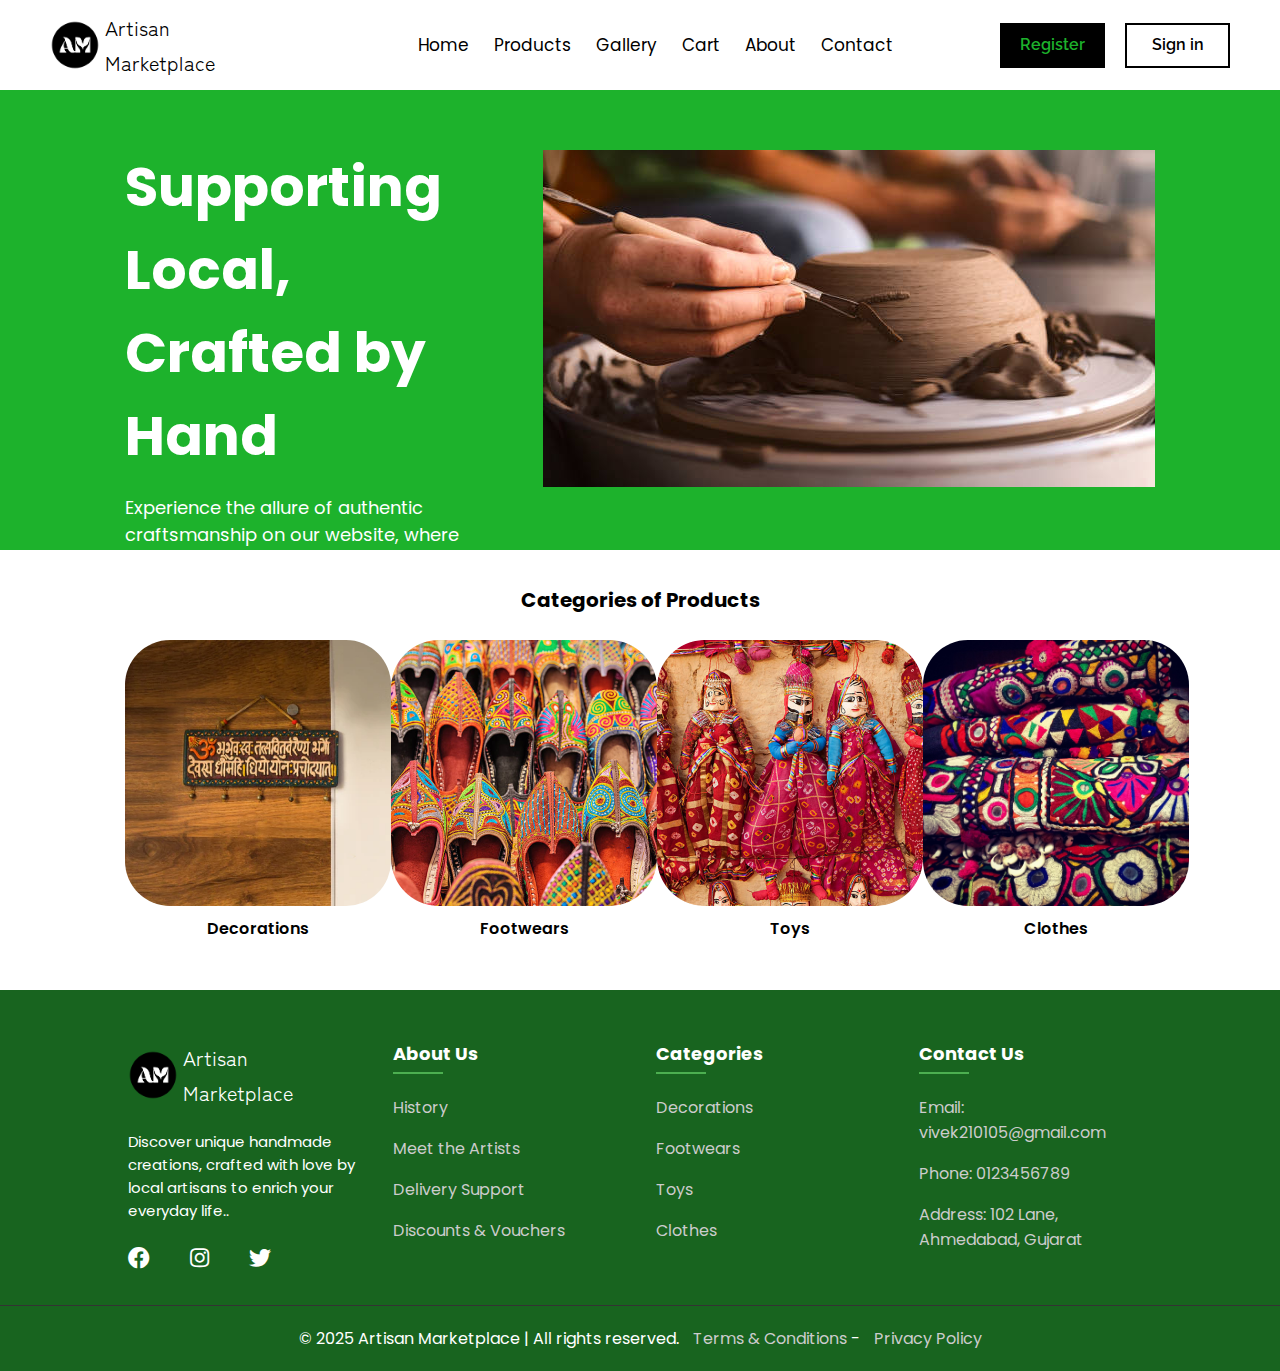
<file: index.html>
<!DOCTYPE html>
<html lang="en">
<head>
    <meta charset="UTF-8">
    <meta name="viewport" content="width=device-width, initial-scale=1.0">
    <title>Home - Artisan Marketplace</title>
    <link rel="stylesheet" href="style.css">
    <link rel="icon" href="images/favicon.png">
    <link
    rel="stylesheet"
      href="https://fonts.googleapis.com/css2?family=Zen Kaku Gothic Antique:wght@300;400;500;700;900&display=swap"
      />
      <link
      rel="stylesheet"
      href="https://fonts.googleapis.com/css2?family=Questrial:wght@400&display=swap"
      />
      <link
      rel="stylesheet"
      href="https://fonts.googleapis.com/css2?family=Poppins:wght@300;400;500;600;700;800&display=swap"
      />
      <link
      rel="stylesheet"
      href="https://fonts.googleapis.com/css2?family=Raleway:wght@600&display=swap"
      />
      <link
      rel="stylesheet"
      href="https://fonts.googleapis.com/css2?family=Inter:wght@200;700&display=swap"
      />
      <link href="https://cdnjs.cloudflare.com/ajax/libs/font-awesome/5.15.4/css/all.min.css" rel="stylesheet">
</head>
<body>
    <nav class="nav-bar">
        <div class="logo">
            <img src="images/A-M_Logo.png"  alt="">
            <div class="logo-text">Artisan Marketplace</div>
        </div>
        <div class="nav-links">
            <div class="home"><a href="#">Home</a></div>
            <div class="products"><a href="products.html">Products</a></div>
            <div class="gallery"><a href="gallery.html">Gallery</a></div>
            <div class="cart"><a href="cart.html">Cart</a></div>
            <div class="about"><a href="about.html">About</a></div>
            <div class="contact"><a href="contact.html">Contact</a></div>
        </div>
        <div class="buttons">
                <a href="sign-up.html"><button class="register-btn">Register</button></a>
                <a href="sign-in.html"><button class="sign-in-btn">Sign in</button></a>
        </div>
    </nav>
    
    <section class="hero-section">
        <div class="left">
            <div class="tagline">Supporting Local,<br> Crafted by Hand</div>
            <div class="description">Experience the allure of authentic craftsmanship on our website, where
                you can browse and purchase exquisite handmade products curated by local
                artisans.</div>
            <a href="products.html"><button class="explore-btn">Explore Products</button></a>
        </div>
        <div class="right">
            <img src="images/hero-img.png" alt="">
        </div>
    </section>
    <section class="category">
        <div class="category-heading">Categories of Products</div>
        <div class="category-items">
            <div class="category-block">
                <div class="category-img">
                    <img src="images/decoration.png" alt="">
                </div>
                <div class="category-name">Decorations</div>
            </div>
            <div class="category-block">
                <div class="category-img">
                    <img src="images/footwears.png" alt="">
                </div>
                <div class="category-name">Footwears</div>
            </div>
            <div class="category-block">
                <div class="category-img">
                    <img src="images/toys.png" alt="">
                </div>
                <div class="category-name">Toys</div>
            </div>
            <div class="category-block">
                <div class="category-img">
                    <img src="images/clothes-category.jpg" alt="">
                </div>
                <div class="category-name">Clothes</div>
            </div>
        </div>

    </section>

    <footer class="footer">
        <div class="footer-container">
          <div class="footer-logo">
            <div class="f-logo">
                <img src="images/A-M_Logo.png"  alt="">
                <div class="logo-text">Artisan Marketplace</div>
            </div>
            <p>Discover unique handmade creations, crafted with love by local artisans to enrich your everyday life..</p>
            <div class="social-icons">
              <a href="#"><i class="fab fa-facebook"></i></a>
              <a href="#"><i class="fab fa-instagram"></i></a>
              <a href="#"><i class="fab fa-twitter"></i></a>
            </div>
          </div>
      
          <div class="footer-links">
            <h4>About Us</h4>
            <ul>
              <li><a href="#">History</a></li>
              <li><a href="#">Meet the Artists</a></li>
              <li><a href="#">Delivery Support</a></li>
              <li><a href="#">Discounts & Vouchers</a></li>
            </ul>
          </div>
      
          <div class="footer-links">
            <h4>Categories</h4>
            <ul>
              <li><a href="#">Decorations</a></li>
              <li><a href="#">Footwears</a></li>
              <li><a href="#">Toys</a></li>
              <li><a href="#">Clothes</a></li>
            </ul>
          </div>
      
          <div class="footer-contact">
            <h4>Contact Us</h4>
            <ul>
              <li>Email: vivek210105@gmail.com</li>
              <li>Phone: 0123456789</li>
              <li>Address: 102 Lane, Ahmedabad, Gujarat</li>
            </ul>
          </div>
        </div>
      
        <div class="footer-bottom">
          &copy; 2025 Artisan Marketplace | All rights reserved.
          <a href="#">Terms & Conditions</a> - <a href="#">Privacy Policy</a>
        </div>
    </footer>

</body>
</html>
</file>
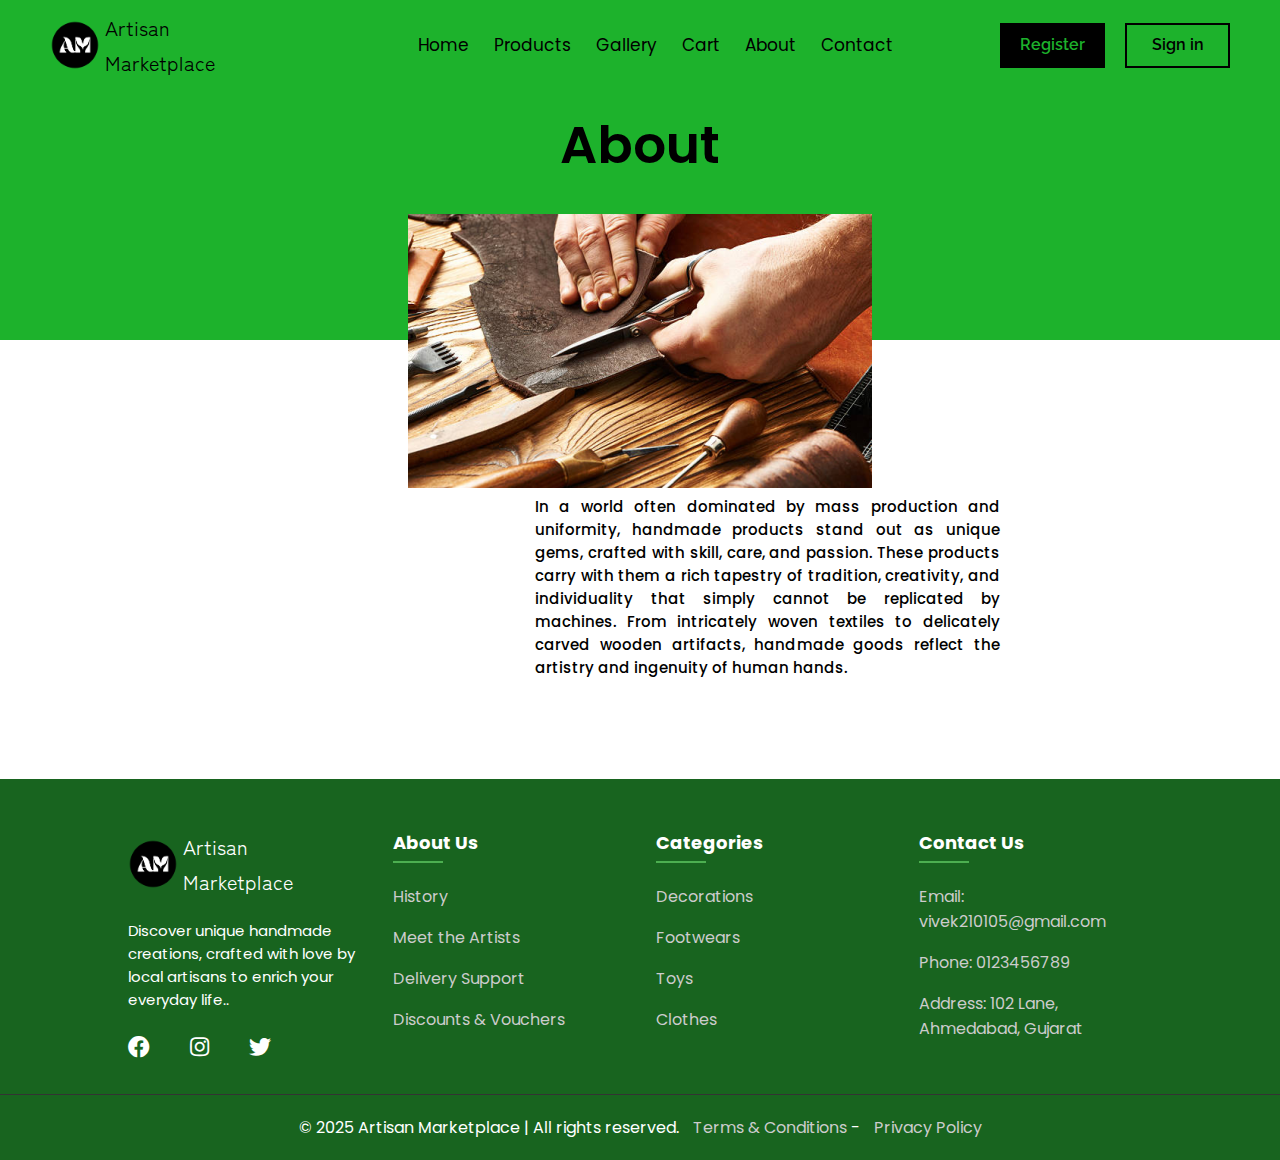
<file: about.html>
<!DOCTYPE html>
<html lang="en">
<head>
    <meta charset="UTF-8">
    <meta name="viewport" content="width=device-width, initial-scale=1.0">
    <title>About - Artisan Marketplace</title>
    <link rel="stylesheet" href="about.css">
    <link rel="icon" href="images/favicon.png">
    <link rel="stylesheet"
        href="https://fonts.googleapis.com/css2?family=Zen Kaku Gothic Antique:wght@300;400;500;700;900&display=swap" />
    <link rel="stylesheet" href="https://fonts.googleapis.com/css2?family=Questrial:wght@400&display=swap" />
    <link rel="stylesheet"
        href="https://fonts.googleapis.com/css2?family=Poppins:wght@300;400;500;600;700;800&display=swap" />
    <link rel="stylesheet" href="https://fonts.googleapis.com/css2?family=Raleway:wght@600&display=swap" />
    <link rel="stylesheet" href="https://fonts.googleapis.com/css2?family=Inter:wght@200;700&display=swap" />
    <link href="https://cdnjs.cloudflare.com/ajax/libs/font-awesome/5.15.4/css/all.min.css" rel="stylesheet">
</head>
<body>
    <nav class="nav-bar">
        <div class="logo">
            <img src="images/A-M_Logo.png"  alt="">
            <div class="logo-text">Artisan Marketplace</div>
        </div>
        <div class="nav-links">
            <div class="home"><a href="index.html">Home</a></div>
            <div class="products"><a href="products.html">Products</a></div>
            <div class="gallery"><a href="gallery.html">Gallery</a></div>
            <div class="cart"><a href="cart.html">Cart</a></div>
            <div class="about"><a href="#">About</a></div>
            <div class="contact"><a href="contact.html">Contact</a></div>
        </div>
        <div class="buttons">
            <a href="sign-up.html"><button class="register-btn">Register</button></a>
            <a href="sign-in.html"><button class="sign-in-btn">Sign in</button></a>
        </div>
    </nav>

    <section class="about">
        <div class="about-div">
            <div class="about-heading">About</div>
            <div class="about-img">
                <img src="images/about-img.png" alt="">
            </div>
        </div>
        <div class="about-content">In a world often dominated by mass production and uniformity, handmade
            products stand out as unique gems, crafted with skill, care, and
            passion. These products carry with them a rich tapestry of tradition,
            creativity, and individuality that simply cannot be replicated by
            machines. From intricately woven textiles to delicately carved wooden
            artifacts, handmade goods reflect the artistry and ingenuity of human
            hands.</div>
    </section>

    <footer class="footer">
        <div class="footer-container">
          <div class="footer-logo">
            <div class="f-logo">
                <img src="images/A-M_Logo.png"  alt="">
                <div class="logo-text">Artisan Marketplace</div>
            </div>
            <p>Discover unique handmade creations, crafted with love by local artisans to enrich your everyday life..</p>
            <div class="social-icons">
              <a href="#"><i class="fab fa-facebook"></i></a>
              <a href="#"><i class="fab fa-instagram"></i></a>
              <a href="#"><i class="fab fa-twitter"></i></a>
            </div>
          </div>
      
          <div class="footer-links">
            <h4>About Us</h4>
            <ul>
              <li><a href="#">History</a></li>
              <li><a href="#">Meet the Artists</a></li>
              <li><a href="#">Delivery Support</a></li>
              <li><a href="#">Discounts & Vouchers</a></li>
            </ul>
          </div>
      
          <div class="footer-links">
            <h4>Categories</h4>
            <ul>
              <li><a href="#">Decorations</a></li>
              <li><a href="#">Footwears</a></li>
              <li><a href="#">Toys</a></li>
              <li><a href="#">Clothes</a></li>
            </ul>
          </div>
      
          <div class="footer-contact">
            <h4>Contact Us</h4>
            <ul>
              <li>Email: vivek210105@gmail.com</li>
              <li>Phone: 0123456789</li>
              <li>Address: 102 Lane, Ahmedabad, Gujarat</li>
            </ul>
          </div>
        </div>
      
        <div class="footer-bottom">
          &copy; 2025 Artisan Marketplace | All rights reserved.
          <a href="#">Terms & Conditions</a> - <a href="#">Privacy Policy</a>
        </div>
    </footer>

</body>
</html>
</file>
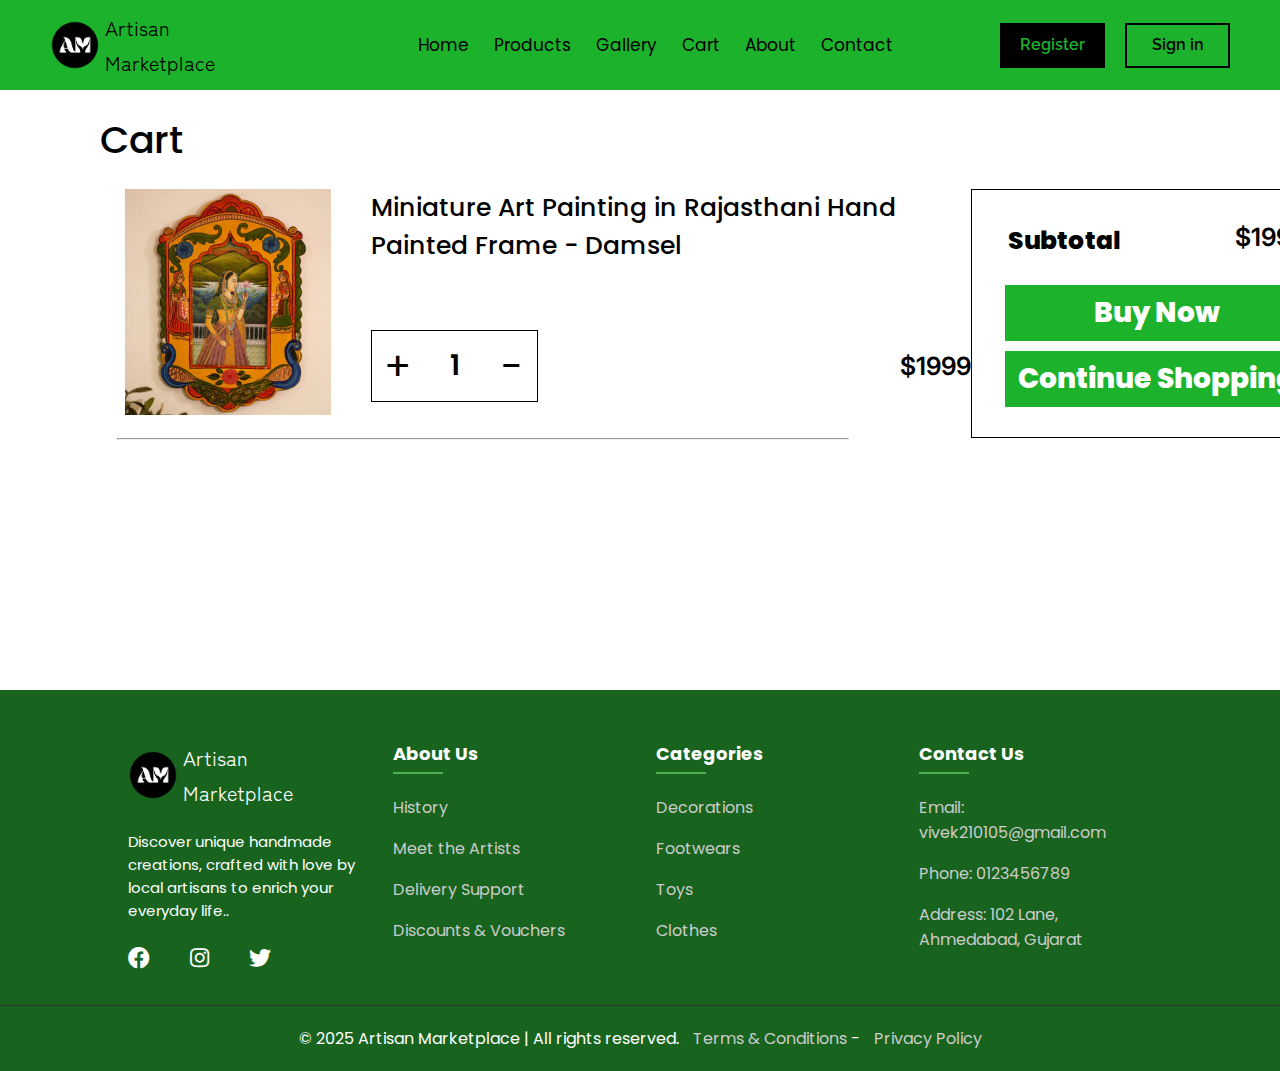
<file: cart.html>
<!DOCTYPE html>
<html lang="en">
<head>
    <meta charset="UTF-8">
    <meta name="viewport" content="width=device-width, initial-scale=1.0">
    <title>Cart - Artisan Marketplace</title>
    <link rel="stylesheet" href="cart.css">
    <link rel="icon" href="images/favicon.png">
    <link rel="stylesheet"
        href="https://fonts.googleapis.com/css2?family=Zen Kaku Gothic Antique:wght@300;400;500;700;900&display=swap" />
    <link rel="stylesheet" href="https://fonts.googleapis.com/css2?family=Questrial:wght@400&display=swap" />
    <link rel="stylesheet"
        href="https://fonts.googleapis.com/css2?family=Poppins:wght@300;400;500;600;700;800&display=swap" />
    <link rel="stylesheet" href="https://fonts.googleapis.com/css2?family=Raleway:wght@600&display=swap" />
    <link rel="stylesheet" href="https://fonts.googleapis.com/css2?family=Inter:wght@200;700&display=swap" />
    <link href="https://cdnjs.cloudflare.com/ajax/libs/font-awesome/5.15.4/css/all.min.css" rel="stylesheet">
</head>
<body>
    <nav class="nav-bar">
        <div class="logo">
            <img src="images/A-M_Logo.png"  alt="">
            <div class="logo-text">Artisan Marketplace</div>
        </div>
        <div class="nav-links">
            <div class="home"><a href="index.html">Home</a></div>
            <div class="products"><a href="products.html">Products</a></div>
            <div class="gallery"><a href="gallery.html">Gallery</a></div>
            <div class="cart"><a href="#">Cart</a></div>
            <div class="about"><a href="about.html">About</a></div>
            <div class="contact"><a href="contact.html">Contact</a></div>
        </div>
        <div class="buttons">
            <a href="sign-up.html"><button class="register-btn">Register</button></a>
            <a href="sign-in.html"><button class="sign-in-btn">Sign in</button></a>
        </div>
    </nav>

    <section class="cart">
        <div class="cart-heading">Cart</div>

        <div class="cart-items">
            <div class="left-cart">
                <div class="cart-img">
                    <img src="images/queen-paint.png" alt="">
                </div>
                <div class="cart-description">
                    <div class="cart-item-name">
                        Miniature Art Painting in Rajasthani Hand<br> Painted Frame - Damsel
                    </div>
                    <div class="quantity-price">
                        <div class="quantity">
                            <button class="qtn-btn">+</button>
                            <div>1</div>
                            <button class="qtn-btn">-</button>

                        </div>
                        <div class="cart-price">
                            $1999
                        </div>
                    </div>
                </div>
            </div>
            <div class="cart-right">
                <div class="cart-box">
                    <div class="cart-box-items">
                        <div class="sub-total">
                            <div class="subtotal-txt">Subtotal</div>
                            <div class="cart-price">
                                $1999
                            </div>
                        </div>
                        <div class="cart-btns">
                            <a href="index.html"><button class="buy-now">Buy Now</button></a>
                            <a href="products.html"><button class="continue-shop">Continue Shopping</button></a>
                        </div>
                    </div>
                </div>
            </div>
        </div>
        <hr style="width: 57%;margin-left: 117px;">
    </section>

    <footer class="footer">
        <div class="footer-container">
          <div class="footer-logo">
            <div class="f-logo">
                <img src="images/A-M_Logo.png"  alt="">
                <div class="logo-text">Artisan Marketplace</div>
            </div>
            <p>Discover unique handmade creations, crafted with love by local artisans to enrich your everyday life..</p>
            <div class="social-icons">
              <a href="#"><i class="fab fa-facebook"></i></a>
              <a href="#"><i class="fab fa-instagram"></i></a>
              <a href="#"><i class="fab fa-twitter"></i></a>
            </div>
          </div>
      
          <div class="footer-links">
            <h4>About Us</h4>
            <ul>
              <li><a href="#">History</a></li>
              <li><a href="#">Meet the Artists</a></li>
              <li><a href="#">Delivery Support</a></li>
              <li><a href="#">Discounts & Vouchers</a></li>
            </ul>
          </div>
      
          <div class="footer-links">
            <h4>Categories</h4>
            <ul>
              <li><a href="#">Decorations</a></li>
              <li><a href="#">Footwears</a></li>
              <li><a href="#">Toys</a></li>
              <li><a href="#">Clothes</a></li>
            </ul>
          </div>
      
          <div class="footer-contact">
            <h4>Contact Us</h4>
            <ul>
              <li>Email: vivek210105@gmail.com</li>
              <li>Phone: 0123456789</li>
              <li>Address: 102 Lane, Ahmedabad, Gujarat</li>
            </ul>
          </div>
        </div>
      
        <div class="footer-bottom">
          &copy; 2025 Artisan Marketplace | All rights reserved.
          <a href="#">Terms & Conditions</a> - <a href="#">Privacy Policy</a>
        </div>
    </footer>

</body>
</html>
</file>
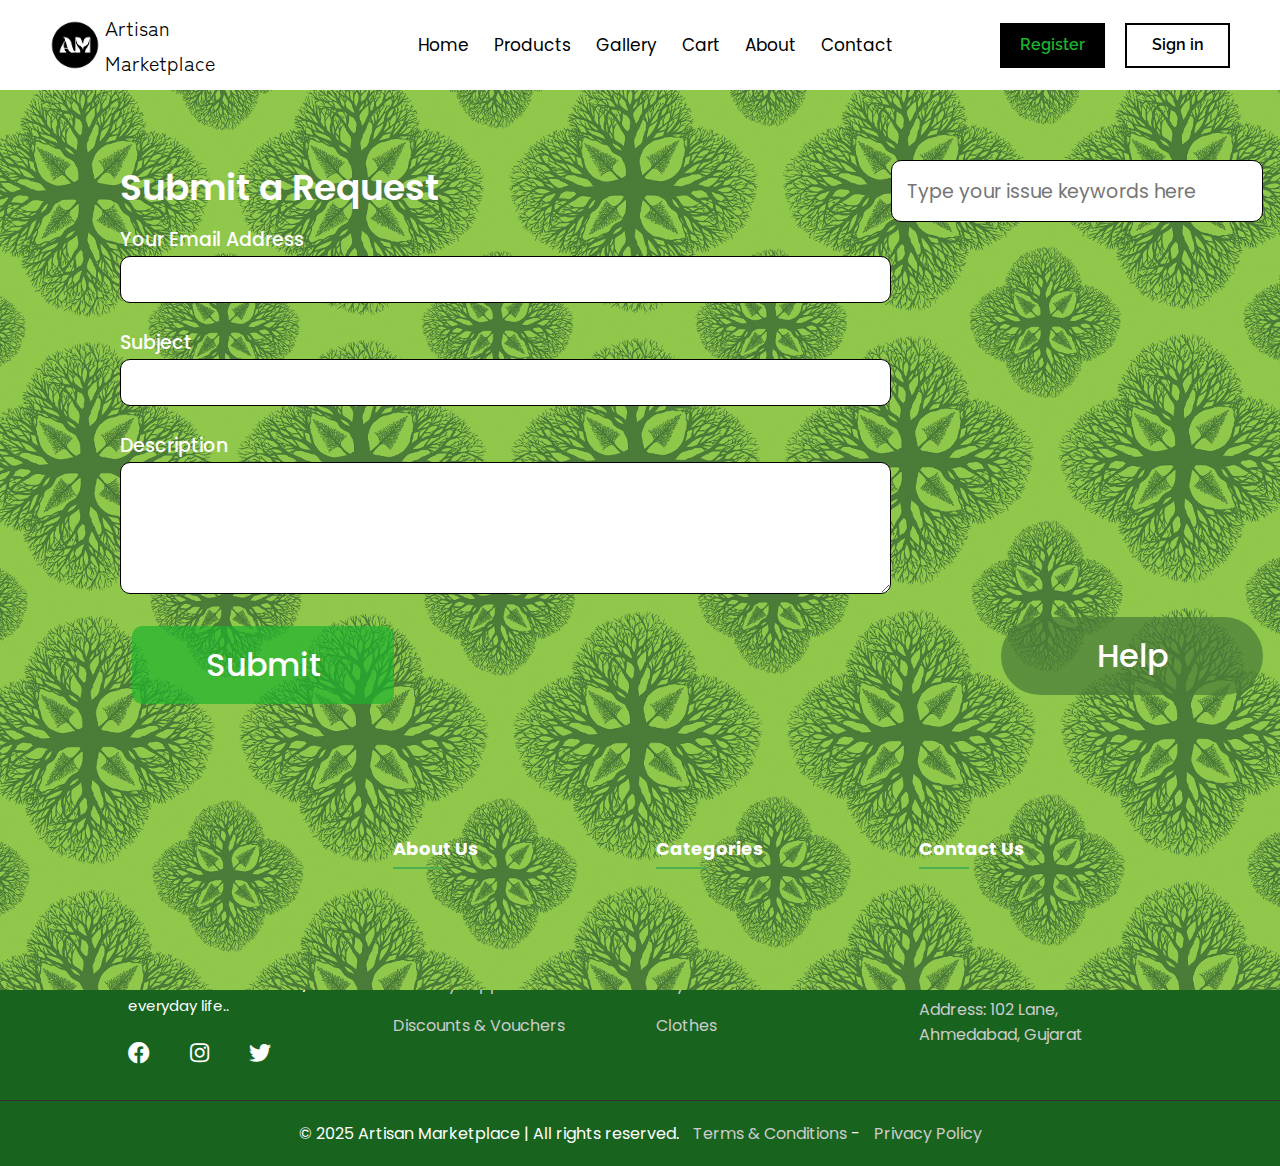
<file: contact.html>
<!DOCTYPE html>
<html lang="en">
<head>
    <meta charset="UTF-8">
    <meta name="viewport" content="width=device-width, initial-scale=1.0">
    <title>Contact - Artisan Marketplace</title>
    <link rel="stylesheet" href="contact.css">
    <link rel="icon" href="images/favicon.png">
    <link
    rel="stylesheet"
      href="https://fonts.googleapis.com/css2?family=Zen Kaku Gothic Antique:wght@300;400;500;700;900&display=swap"
      />
      <link
      rel="stylesheet"
      href="https://fonts.googleapis.com/css2?family=Questrial:wght@400&display=swap"
      />
      <link
      rel="stylesheet"
      href="https://fonts.googleapis.com/css2?family=Poppins:wght@300;400;500;600;700;800&display=swap"
      />
      <link
      rel="stylesheet"
      href="https://fonts.googleapis.com/css2?family=Raleway:wght@600&display=swap"
      />
      <link
      rel="stylesheet"
      href="https://fonts.googleapis.com/css2?family=Inter:wght@200;700&display=swap"
      />
      <link href="https://cdnjs.cloudflare.com/ajax/libs/font-awesome/5.15.4/css/all.min.css" rel="stylesheet">
</head>
<body>
    <nav class="nav-bar">
        <div class="logo">
            <img src="images/A-M_Logo.png"  alt="">
            <div class="logo-text">Artisan Marketplace</div>
        </div>
        <div class="nav-links">
            <div class="home"><a href="index.html">Home</a></div>
            <div class="products"><a href="products.html">Products</a></div>
            <div class="gallery"><a href="gallery.html">Gallery</a></div>
            <div class="cart"><a href="cart.html">Cart</a></div>
            <div class="about"><a href="about.html">About</a></div>
            <div class="contact"><a href="#">Contact</a></div>
        </div>
        <div class="buttons">
            <a href="sign-up.html"><button class="register-btn">Register</button></a>
            <a href="sign-in.html"><button class="sign-in-btn">Sign in</button></a>
        </div>
    </nav>

    <section class="contact-section">
        <div class="green-background">
            <div class="left-contact">
                <div class="contact-heading">Submit a Request</div>
                <form action="">
                    <label class="label-tag">Your Email Address</label>
                    <input type="email" class="input-tag">
                    <label class="label-tag">Subject</label>
                    <input type="text" class="input-tag">
                    <label class="label-tag">Description</label>
                    <textarea name="description" id="" class="txtarea-tag"></textarea>
                    <button class="submit-btn">Submit</button>
                </form>
            </div>
            <div class="right-contact">
                <form action="">
                    <input type="text" class="issue-input" placeholder="Type your issue keywords here">
                    <button class="help-btn">Help</button>
                </form>
                
            </div>
        </div>
    </section>
        
    <footer class="footer">
        <div class="footer-container">
          <div class="footer-logo">
            <div class="f-logo">
                <img src="images/A-M_Logo.png"  alt="">
                <div class="logo-text">Artisan Marketplace</div>
            </div>
            <p>Discover unique handmade creations, crafted with love by local artisans to enrich your everyday life..</p>
            <div class="social-icons">
              <a href="#"><i class="fab fa-facebook"></i></a>
              <a href="#"><i class="fab fa-instagram"></i></a>
              <a href="#"><i class="fab fa-twitter"></i></a>
            </div>
          </div>
      
          <div class="footer-links">
            <h4>About Us</h4>
            <ul>
              <li><a href="#">History</a></li>
              <li><a href="#">Meet the Artists</a></li>
              <li><a href="#">Delivery Support</a></li>
              <li><a href="#">Discounts & Vouchers</a></li>
            </ul>
          </div>
      
          <div class="footer-links">
            <h4>Categories</h4>
            <ul>
              <li><a href="#">Decorations</a></li>
              <li><a href="#">Footwears</a></li>
              <li><a href="#">Toys</a></li>
              <li><a href="#">Clothes</a></li>
            </ul>
          </div>
      
          <div class="footer-contact">
            <h4>Contact Us</h4>
            <ul>
              <li>Email: vivek210105@gmail.com</li>
              <li>Phone: 0123456789</li>
              <li>Address: 102 Lane, Ahmedabad, Gujarat</li>
            </ul>
          </div>
        </div>
      
        <div class="footer-bottom">
          &copy; 2025 Artisan Marketplace | All rights reserved.
          <a href="#">Terms & Conditions</a> - <a href="#">Privacy Policy</a>
        </div>
    </footer>


</body>
</html>
</file>
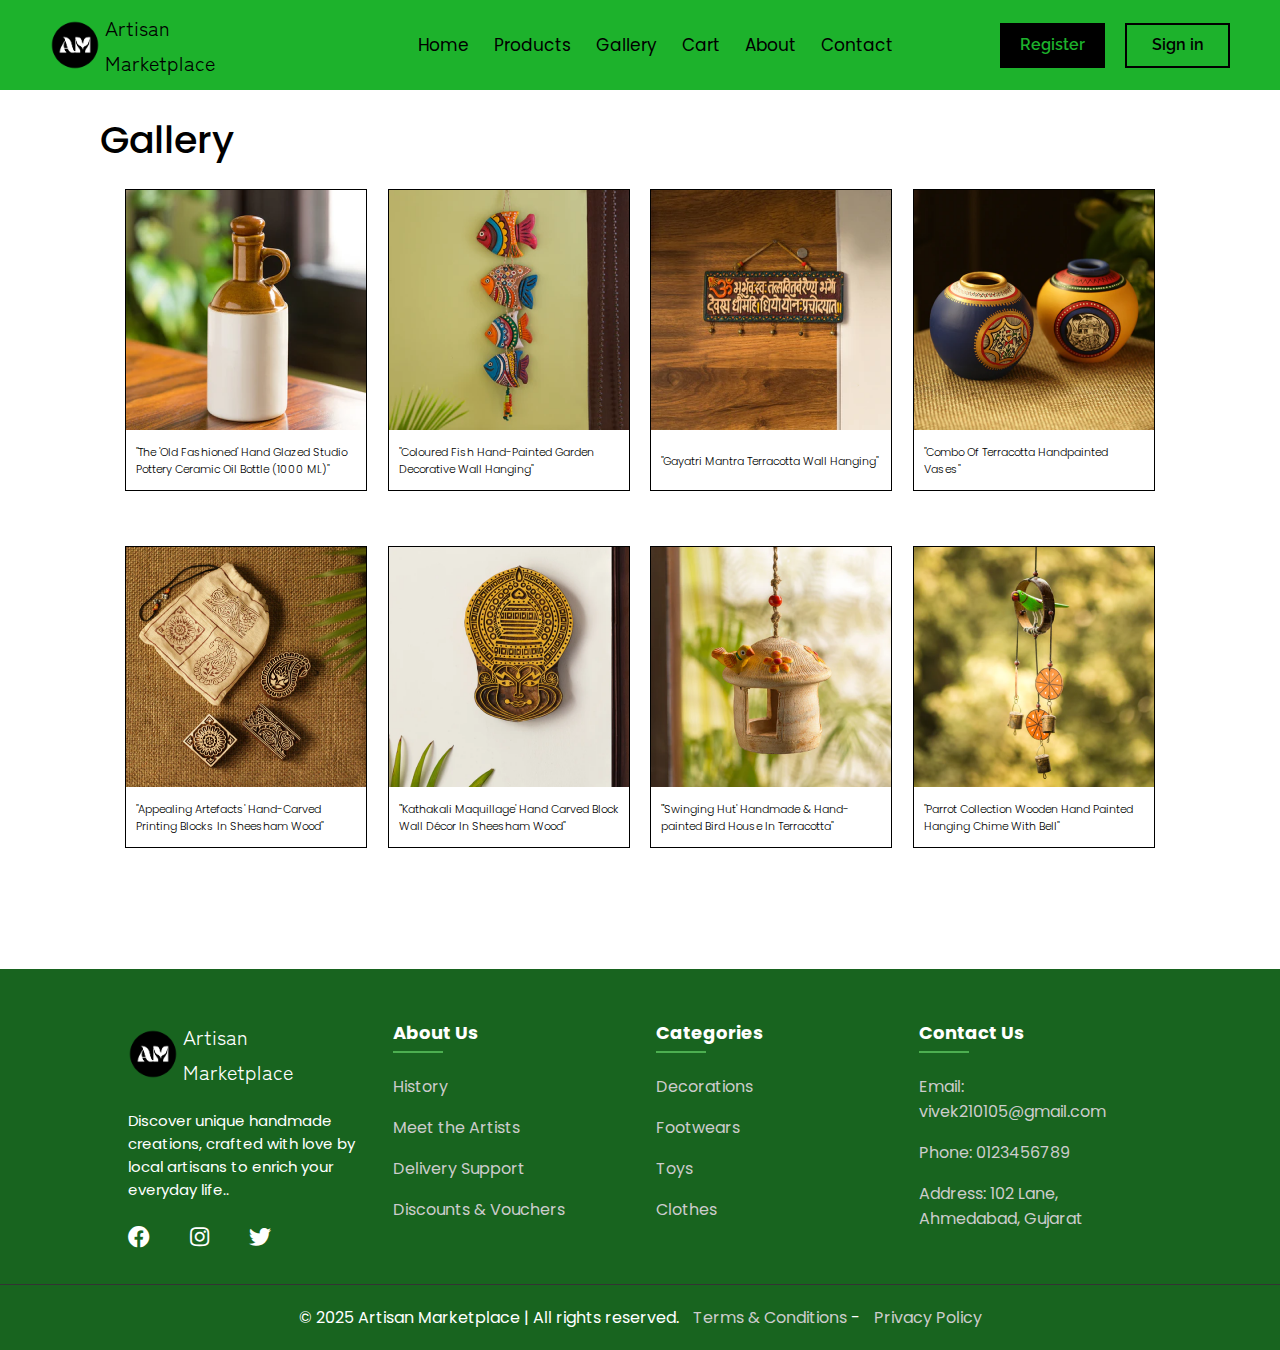
<file: gallery.html>
<!DOCTYPE html>
<html lang="en">

<head>
    <meta charset="UTF-8">
    <meta name="viewport" content="width=device-width, initial-scale=1.0">
    <title>Gallery - Artisan Marketplace</title>
    <link rel="stylesheet" href="gallery.css">
    <link rel="icon" href="images/favicon.png">
    <link rel="stylesheet"
        href="https://fonts.googleapis.com/css2?family=Zen Kaku Gothic Antique:wght@300;400;500;700;900&display=swap" />
    <link rel="stylesheet" href="https://fonts.googleapis.com/css2?family=Questrial:wght@400&display=swap" />
    <link rel="stylesheet"
        href="https://fonts.googleapis.com/css2?family=Poppins:wght@300;400;500;600;700;800&display=swap" />
    <link rel="stylesheet" href="https://fonts.googleapis.com/css2?family=Raleway:wght@600&display=swap" />
    <link rel="stylesheet" href="https://fonts.googleapis.com/css2?family=Inter:wght@200;700&display=swap" />
    <link href="https://cdnjs.cloudflare.com/ajax/libs/font-awesome/5.15.4/css/all.min.css" rel="stylesheet">
</head>

<body>
    <nav class="nav-bar">
        <div class="logo">
            <img src="images/A-M_Logo.png"  alt="">
            <div class="logo-text">Artisan Marketplace</div>
        </div>
        <div class="nav-links">
            <div class="home"><a href="index.html">Home</a></div>
            <div class="products"><a href="products.html">Products</a></div>
            <div class="gallery"><a href="#">Gallery</a></div>
            <div class="cart"><a href="cart.html">Cart</a></div>
            <div class="about"><a href="about.html">About</a></div>
            <div class="contact"><a href="contact.html">Contact</a></div>
        </div>
        <div class="buttons">
            <a href="sign-up.html"><button class="register-btn">Register</button></a>
            <a href="sign-in.html"><button class="sign-in-btn">Sign in</button></a>
        </div>
    </nav>

    <section class="products">
        <div class="products-heading">Gallery</div>

        <div class="product-items">
            <div class="product-row">
                <div class="product-block">
                    <div class="product-img">
                        <img src="images/oil-bottle.png" alt="">
                    </div>
                    <div class="product-description">
                        <div class="product-name">"The 'Old Fashioned' Hand Glazed Studio Pottery Ceramic Oil Bottle
                            (1000 ML)"</div>
                    </div>
                </div>
                <div class="product-block">
                    <div class="product-img">
                        <img src="images/products-2.png" alt="">
                    </div>
                    <div class="product-description">
                        <div class="product-name">"Coloured Fish Hand-Painted Garden Decorative Wall Hanging"</div>

                    </div>

                </div>
                <div class="product-block">
                    <div class="product-img">
                        <img src="images/decoration.png" alt="">
                    </div>
                    <div class="product-description">
                        <div class="product-name">"Gayatri Mantra Terracotta Wall Hanging"</div>

                    </div>

                </div>
                <div class="product-block">
                    <div class="product-img">
                        <img src="images/product-4.png" alt="">
                    </div>
                    <div class="product-description">
                        <div class="product-name">"Combo Of Terracotta Handpainted Vases"</div>

                    </div>

                </div>
            </div>
            <div class="product-row">
                <div class="product-block">
                    <div class="product-img">
                        <img src="images/product-5.png" alt="">
                    </div>
                    <div class="product-description">
                        <div class="product-name">"Appealing Artefacts' Hand-Carved Printing Blocks In Sheesham Wood"</div>

                    </div>

                </div>
                <div class="product-block">
                    <div class="product-img">
                        <img src="images/product-6.png" alt="">
                    </div>
                    <div class="product-description">
                        <div class="product-name">"'Kathakali Maquillage' Hand Carved Block Wall Décor In Sheesham Wood"</div>

                    </div>

                </div>
                <div class="product-block">
                    <div class="product-img">
                        <img src="images/product-7.png" alt="">
                    </div>
                    <div class="product-description">
                        <div class="product-name">"'Swinging Hut' Handmade & Hand-painted Bird House In Terracotta"</div>

                    </div>

                </div>
                <div class="product-block">
                    <div class="product-img">
                        <img src="images/product-8.png" alt="">
                    </div>
                    <div class="product-description">
                        <div class="product-name">"Parrot Collection Wooden Hand Painted Hanging Chime With Bell"</div>

                    </div>

                </div>
            </div>
        </div>
    </section>

    <footer class="footer">
        <div class="footer-container">
          <div class="footer-logo">
            <div class="f-logo">
                <img src="images/A-M_Logo.png"  alt="">
                <div class="logo-text">Artisan Marketplace</div>
            </div>
            <p>Discover unique handmade creations, crafted with love by local artisans to enrich your everyday life..</p>
            <div class="social-icons">
              <a href="#"><i class="fab fa-facebook"></i></a>
              <a href="#"><i class="fab fa-instagram"></i></a>
              <a href="#"><i class="fab fa-twitter"></i></a>
            </div>
          </div>
      
          <div class="footer-links">
            <h4>About Us</h4>
            <ul>
              <li><a href="#">History</a></li>
              <li><a href="#">Meet the Artists</a></li>
              <li><a href="#">Delivery Support</a></li>
              <li><a href="#">Discounts & Vouchers</a></li>
            </ul>
          </div>
      
          <div class="footer-links">
            <h4>Categories</h4>
            <ul>
              <li><a href="#">Decorations</a></li>
              <li><a href="#">Footwears</a></li>
              <li><a href="#">Toys</a></li>
              <li><a href="#">Clothes</a></li>
            </ul>
          </div>
      
          <div class="footer-contact">
            <h4>Contact Us</h4>
            <ul>
              <li>Email: vivek210105@gmail.com</li>
              <li>Phone: 0123456789</li>
              <li>Address: 102 Lane, Ahmedabad, Gujarat</li>
            </ul>
          </div>
        </div>
      
        <div class="footer-bottom">
          &copy; 2025 Artisan Marketplace | All rights reserved.
          <a href="#">Terms & Conditions</a> - <a href="#">Privacy Policy</a>
        </div>
    </footer>


</body>

</html>
</file>
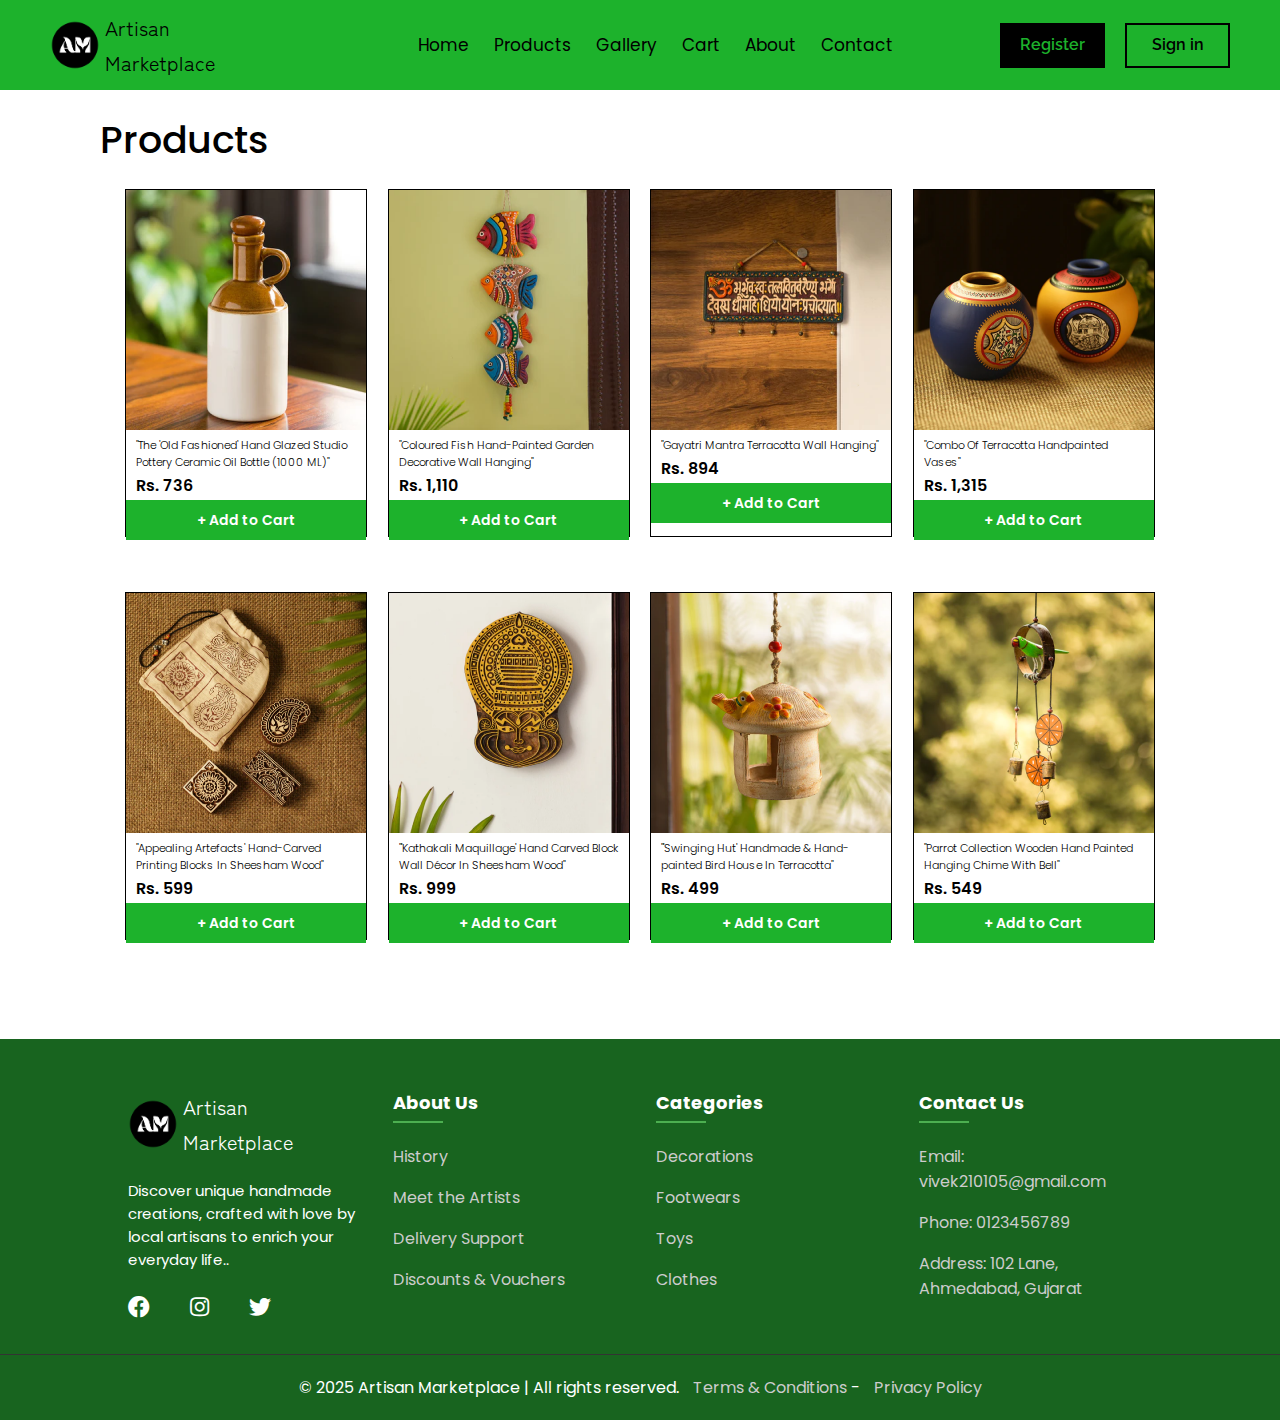
<file: products.html>
<!DOCTYPE html>
<html lang="en">
<head>
    <meta charset="UTF-8">
    <meta name="viewport" content="width=device-width, initial-scale=1.0">
    <title>Products - Artisan Marketplace</title>
    <link rel="stylesheet" href="product.css">
    <link rel="icon" href="images/favicon.png" >
    <link
    rel="stylesheet"
      href="https://fonts.googleapis.com/css2?family=Zen Kaku Gothic Antique:wght@300;400;500;700;900&display=swap"
      />
      <link
      rel="stylesheet"
      href="https://fonts.googleapis.com/css2?family=Questrial:wght@400&display=swap"
      />
      <link
      rel="stylesheet"
      href="https://fonts.googleapis.com/css2?family=Poppins:wght@300;400;500;600;700;800&display=swap"
      />
      <link
      rel="stylesheet"
      href="https://fonts.googleapis.com/css2?family=Raleway:wght@600&display=swap"
      />
      <link
      rel="stylesheet"
      href="https://fonts.googleapis.com/css2?family=Inter:wght@200;700&display=swap"
      />
      <link href="https://cdnjs.cloudflare.com/ajax/libs/font-awesome/5.15.4/css/all.min.css" rel="stylesheet">
</head>
<body>
    <nav class="nav-bar">
        <div class="logo">
            <img src="images/A-M_Logo.png"  alt="">
            <div class="logo-text">Artisan Marketplace</div>
        </div>
        <div class="nav-links">
            <div class="home"><a href="index.html">Home</a></div>
            <div class="products"><a href="#">Products</a></div>
            <div class="gallery"><a href="gallery.html">Gallery</a></div>
            <div class="cart"><a href="cart.html">Cart</a></div>
            <div class="about"><a href="about.html">About</a></div>
            <div class="contact"><a href="contact.html">Contact</a></div>
        </div>
        <div class="buttons">
                <a href="sign-up.html"><button class="register-btn">Register</button></a>
                <a href="sign-in.html"><button class="sign-in-btn">Sign in</button></a>
        </div>
    </nav>
    
    <section class="products">
        <div class="products-heading">Products</div>

        <div class="product-items">
            <div class="product-row">
                <div class="product-block">
                    <div class="product-img">
                        <img src="images/oil-bottle.png" alt="">
                    </div>
                    <div class="product-description">
                        <div class="product-name">"The 'Old Fashioned' Hand Glazed Studio Pottery Ceramic Oil Bottle (1000 ML)"</div>
                        <div class="product-price">Rs. 736</div>
                    </div>
                    <div class="add-to-cart-btn">
                        <a href="cart.html"><button class="add-btn">+ Add to Cart</button></a>
                    </div>
                </div>
                <div class="product-block">
                    <div class="product-img">
                        <img src="images/products-2.png" alt="">
                    </div>
                    <div class="product-description">
                        <div class="product-name">"Coloured Fish Hand-Painted Garden Decorative Wall Hanging"</div>
                        <div class="product-price">Rs. 1,110</div>
                    </div>
                    <div class="add-to-cart-btn">
                        <a href="cart.html"><button class="add-btn">+ Add to Cart</button></a>
                    </div>
                </div>
                <div class="product-block">
                    <div class="product-img">
                        <img src="images/decoration.png" alt="">
                    </div>
                    <div class="product-description">
                        <div class="product-name">"Gayatri Mantra Terracotta Wall Hanging"</div>
                        <div class="product-price">Rs. 894</div>
                    </div>
                    <div class="add-to-cart-btn">
                        <a href="cart.html"><button class="add-btn">+ Add to Cart</button></a>
                    </div>
                </div>
                <div class="product-block">
                    <div class="product-img">
                        <img src="images/product-4.png" alt="">
                    </div>
                    <div class="product-description">
                        <div class="product-name">"Combo Of Terracotta Handpainted Vases"</div>
                        <div class="product-price">Rs. 1,315</div>
                    </div>
                    <div class="add-to-cart-btn">
                        <a href="cart.html"><button class="add-btn">+ Add to Cart</button></a>
                    </div>
                </div>
            </div>
            <div class="product-row">
                <div class="product-block">
                    <div class="product-img">
                        <img src="images/product-5.png" alt="">
                    </div>
                    <div class="product-description">
                        <div class="product-name">"Appealing Artefacts' Hand-Carved Printing Blocks In Sheesham Wood"</div>
                        <div class="product-price">Rs. 599</div>
                    </div>
                    <div class="add-to-cart-btn">
                        <a href="cart.html"><button class="add-btn">+ Add to Cart</button></a>
                    </div>
                </div>
                <div class="product-block">
                    <div class="product-img">
                        <img src="images/product-6.png" alt="">
                    </div>
                    <div class="product-description">
                        <div class="product-name">"'Kathakali Maquillage' Hand Carved Block Wall Décor In Sheesham Wood"</div>
                        <div class="product-price">Rs. 999</div>
                    </div>
                    <div class="add-to-cart-btn">
                        <a href="cart.html"><button class="add-btn">+ Add to Cart</button></a>
                    </div>
                </div>
                <div class="product-block">
                    <div class="product-img">
                        <img src="images/product-7.png" alt="">
                    </div>
                    <div class="product-description">
                        <div class="product-name">"'Swinging Hut' Handmade & Hand-painted Bird House In Terracotta"</div>
                        <div class="product-price">Rs. 499</div>
                    </div>
                    <div class="add-to-cart-btn">
                        <a href="cart.html"><button class="add-btn">+ Add to Cart</button></a>
                    </div>
                </div>
                <div class="product-block">
                    <div class="product-img">
                        <img src="images/product-8.png" alt="">
                    </div>
                    <div class="product-description">
                        <div class="product-name">"Parrot Collection Wooden Hand Painted Hanging Chime With Bell"</div>
                        <div class="product-price">Rs. 549</div>
                    </div>
                    <div class="add-to-cart-btn">
                        <a href="cart.html"><button class="add-btn">+ Add to Cart</button></a>
                    </div>
                </div>
            </div>
        </div>
    </section>

    <footer class="footer">
        <div class="footer-container">
          <div class="footer-logo">
            <div class="f-logo">
                <img src="images/A-M_Logo.png"  alt="">
                <div class="logo-text">Artisan Marketplace</div>
            </div>
            <p>Discover unique handmade creations, crafted with love by local artisans to enrich your everyday life..</p>
            <div class="social-icons">
              <a href="#"><i class="fab fa-facebook"></i></a>
              <a href="#"><i class="fab fa-instagram"></i></a>
              <a href="#"><i class="fab fa-twitter"></i></a>
            </div>
          </div>
      
          <div class="footer-links">
            <h4>About Us</h4>
            <ul>
              <li><a href="#">History</a></li>
              <li><a href="#">Meet the Artists</a></li>
              <li><a href="#">Delivery Support</a></li>
              <li><a href="#">Discounts & Vouchers</a></li>
            </ul>
          </div>
      
          <div class="footer-links">
            <h4>Categories</h4>
            <ul>
              <li><a href="#">Decorations</a></li>
              <li><a href="#">Footwears</a></li>
              <li><a href="#">Toys</a></li>
              <li><a href="#">Clothes</a></li>
            </ul>
          </div>
      
          <div class="footer-contact">
            <h4>Contact Us</h4>
            <ul>
              <li>Email: vivek210105@gmail.com</li>
              <li>Phone: 0123456789</li>
              <li>Address: 102 Lane, Ahmedabad, Gujarat</li>
            </ul>
          </div>
        </div>
      
        <div class="footer-bottom">
          &copy; 2025 Artisan Marketplace | All rights reserved.
          <a href="#">Terms & Conditions</a> - <a href="#">Privacy Policy</a>
        </div>
    </footer>


</body>
</html>
</file>
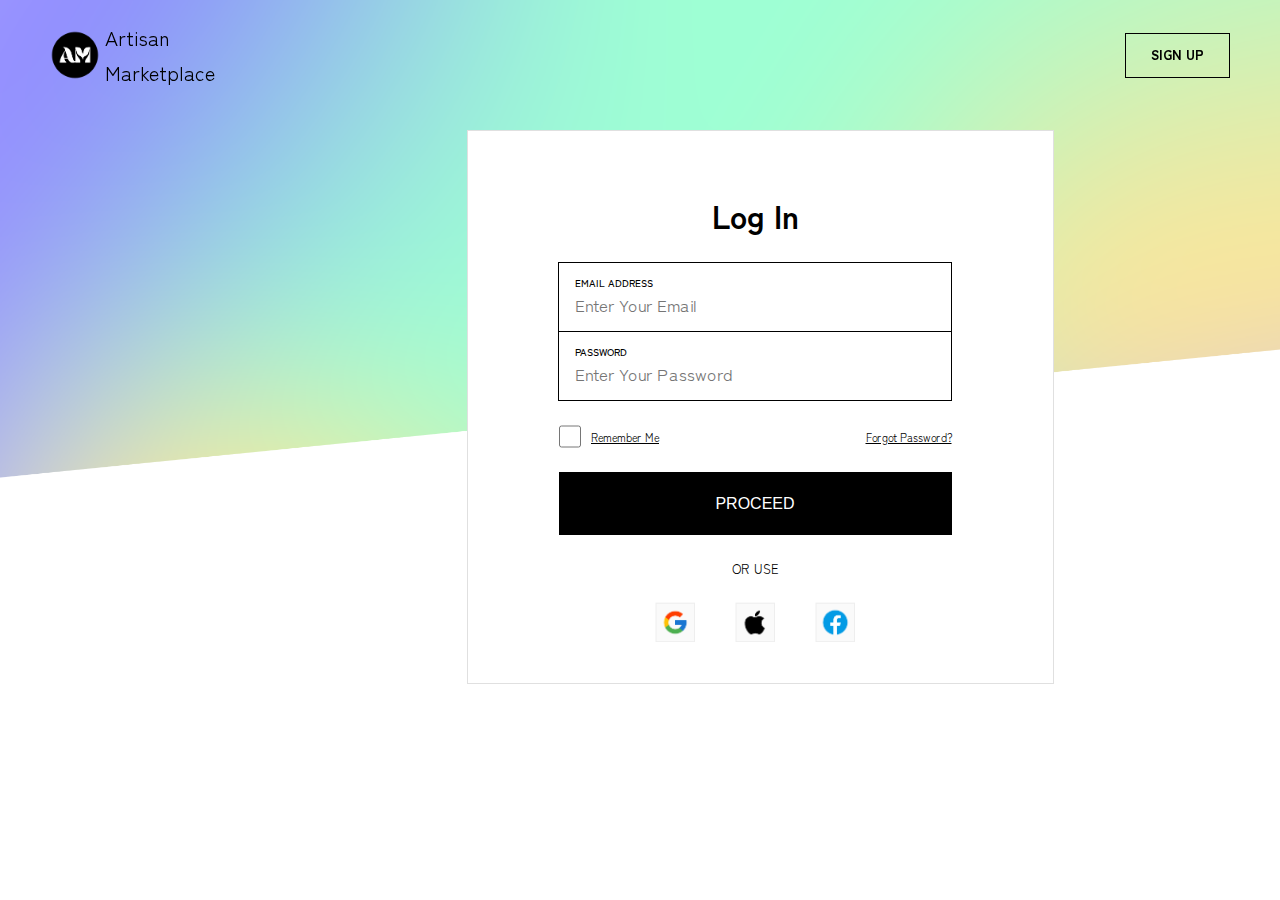
<file: sign-in.html>
<!DOCTYPE html>
<html lang="en">
<head>
    <meta charset="UTF-8">
    <meta name="viewport" content="width=device-width, initial-scale=1.0">
    <title>Sign In - Artisan Marketplace</title>
    <link rel="stylesheet" href="sign-in.css">
    <link rel="icon" href="images/favicon.png">
    <link
    rel="stylesheet"
      href="https://fonts.googleapis.com/css2?family=Zen Kaku Gothic Antique:wght@300;400;500;700;900&display=swap"
      />
      <link
      rel="stylesheet"
      href="https://fonts.googleapis.com/css2?family=Questrial:wght@400&display=swap"
      />
      <link
      rel="stylesheet"
      href="https://fonts.googleapis.com/css2?family=Poppins:wght@300;400;500;600;700;800&display=swap"
      />
      <link
      rel="stylesheet"
      href="https://fonts.googleapis.com/css2?family=Raleway:wght@600&display=swap"
      />
      <link
      rel="stylesheet"
      href="https://fonts.googleapis.com/css2?family=Inter:wght@200;700&display=swap"
      />
</head>
<body>
    <nav class="nav-bar">
        <div class="logo">
            <img src="images/A-M_Logo.png"  alt="">
            <div class="logo-text">Artisan Marketplace</div>
        </div>
        <div class="buttons">
                <a href="sign-up.html"><button class="sign-in-btn">SIGN UP</button></a>
        </div>
    </nav>
    <section class="sign-up">
        <div class="outer-div">
            <div class="content-div">
                <div class="main-box">
                    <div class="heading">Log In</div>
                    <form class="input-box">
                        <div class="fname">
                            <div class="input-heading">EMAIL ADDRESS</div>
                            <input type="text" class="input" placeholder="Enter Your Email" autocomplete="on" required>
                        </div>
                        <div class="confirm-password">
                            <div class="input-heading">PASSWORD</div>
                            <input type="password" name="" id="" class="input" placeholder="Enter Your Password" required >
                        </div>
                    </form>
                    <div class="check-box">
                        <div class="remember-me">
                            <input type="checkbox" name="" id="" class="input-check">
                            <div class="terms">Remember Me</div>
                        </div>
                        <div class="terms">Forgot Password?</div>
                    </div>
                    <div>
                        <a href="index.html"><button class="sign-up-btn">PROCEED</button></a>
                    </div>
                    <div class="or-text">OR USE</div>
                    <div class="socials">
                        <img src="images/google-bg.png" alt="">
                        <img src="images/apple-bg.png" alt="">
                        <img src="images/fb-bg.png" alt="">
                    </div>
                </div>
            </div>
        </div>
    </section>

    
</body>
</html>
</file>
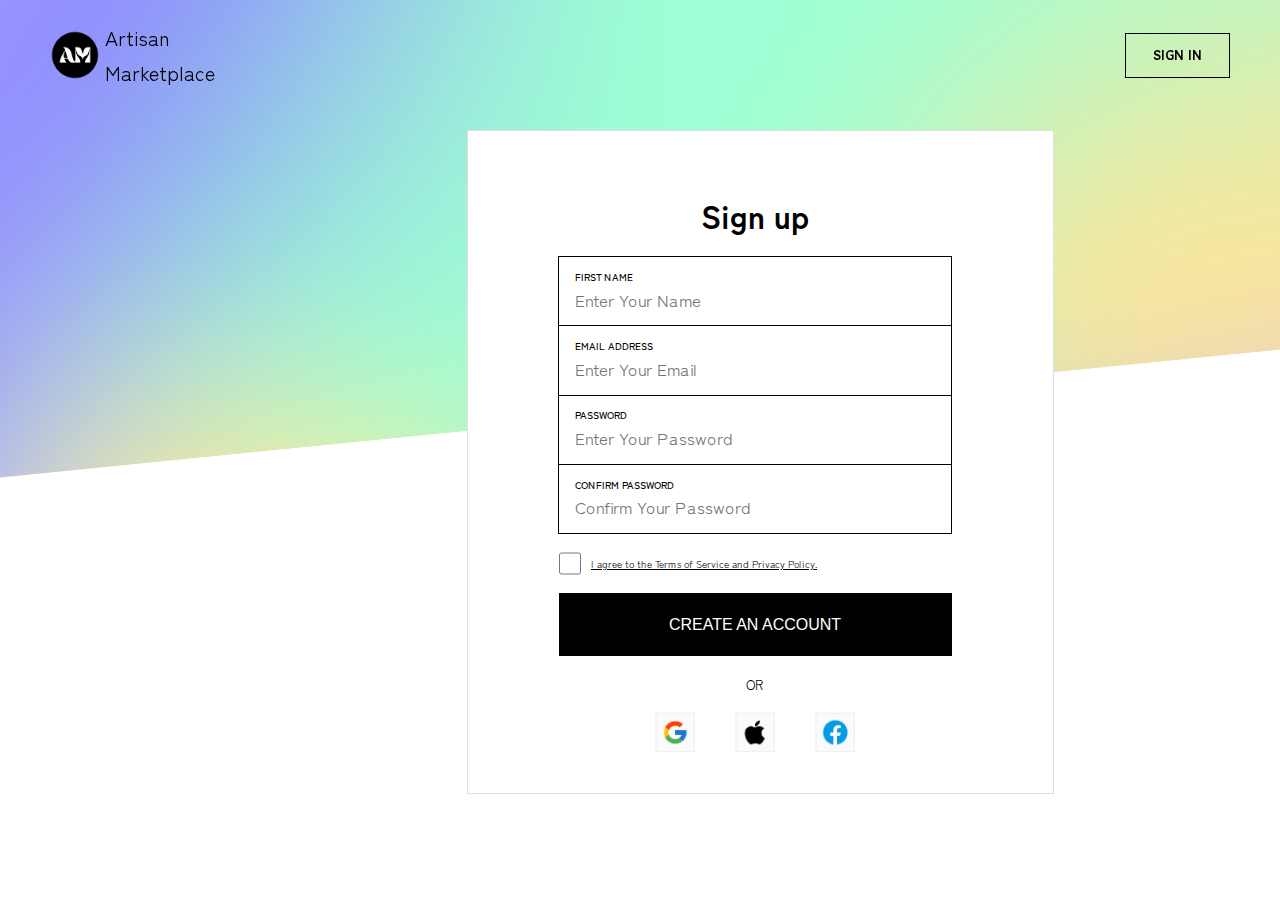
<file: sign-up.html>
<!DOCTYPE html>
<html lang="en">
<head>
    <meta charset="UTF-8">
    <meta name="viewport" content="width=device-width, initial-scale=1.0">
    <title>Sign Up - Artisan Marketplace</title>
    <link rel="stylesheet" href="sign-up.css">
    <link rel="icon" href="images/favicon.png">
    <link
    rel="stylesheet"
      href="https://fonts.googleapis.com/css2?family=Zen Kaku Gothic Antique:wght@300;400;500;700;900&display=swap"
      />
      <link
      rel="stylesheet"
      href="https://fonts.googleapis.com/css2?family=Questrial:wght@400&display=swap"
      />
      <link
      rel="stylesheet"
      href="https://fonts.googleapis.com/css2?family=Poppins:wght@300;400;500;600;700;800&display=swap"
      />
      <link
      rel="stylesheet"
      href="https://fonts.googleapis.com/css2?family=Raleway:wght@600&display=swap"
      />
      <link
      rel="stylesheet"
      href="https://fonts.googleapis.com/css2?family=Inter:wght@200;700&display=swap"
      />
</head>
<body>
    <nav class="nav-bar">
        <div class="logo">
            <img src="images/A-M_Logo.png"  alt="">
            <div class="logo-text">Artisan Marketplace</div>
        </div>
        <div class="buttons">
                <a href="sign-in.html"><button class="sign-in-btn">SIGN IN</button></a>
        </div>
    </nav>
    <section class="sign-up">
        <div class="outer-div">
            <div class="content-div">
                <div class="main-box">
                    <div class="heading">Sign up</div>
                    <form class="input-box">
                        <div class="fname">
                            <div class="input-heading">FIRST NAME</div>
                            <input type="text" class="input" placeholder="Enter Your Name" autocomplete="on" required>
                        </div>
                        <div class="email">
                            <div class="input-heading">EMAIL ADDRESS</div>
                            <input type="email" name="" id="" class="input" placeholder="Enter Your Email" autocomplete="on" required>
                        </div>
                        <div class="password">
                            <div class="input-heading">PASSWORD</div>
                            <input type="password" name="" id="" class="input" placeholder="Enter Your Password" required>
                        </div>
                        <div class="confirm-password">
                            <div class="input-heading">CONFIRM PASSWORD</div>
                            <input type="password" name="" id="" class="input" placeholder="Confirm Your Password" required >
                        </div>
                    </form>
                    <div class="check-box">
                        <input type="checkbox" name="" id="" class="input-check">
                        <div class="terms">I agree to the Terms of Service and Privacy Policy.</div>
                    </div>
                    <div>
                        <a href="index.html"><button class="sign-up-btn">CREATE AN ACCOUNT</button></a>
                    </div>
                    <div class="or-text">OR</div>
                    <div class="socials">
                        <img src="images/google-bg.png" alt="">
                        <img src="images/apple-bg.png" alt="">
                        <img src="images/fb-bg.png" alt="">
                    </div>
                </div>
            </div>
        </div>
    </section>

    
</body>
</html>
</file>
<file: style.css>
* {
    margin: 0;
    padding: 0;
}

.nav-bar {
    height: 90px;
    width: 100%;
    background-color: white;
    display: flex;
    align-items: center;
    justify-content: space-between;
}

.logo {
    display: flex;
    align-items: center;
    margin-left: 50px;

}

.logo>img {
    height: 50px;
}

.logo>.logo-text {
    width: 180px;
    line-height: 35px;
    margin-left: 5px;
    font-size: 20px;
    font-family: "Zen Kaku Gothic Antique";
}

.nav-links {
    display: flex;
    margin-left: 50px;
}

.nav-links a {
    text-decoration: none;
    color: black;
    margin-right: 25px;
    font-size: 17px;
    font-family: Poppins;
}

.nav-links a:hover {
    color: #1db22c;
}

.buttons {
    display: flex;
    gap: 20px;
    margin-right: 50px;
}

.register-btn,
.sign-in-btn {
    width: 105px;
    height: 45px;
    line-height: 24px;
    font-size: 16px;
    font-weight: 600;
    font-family: raleway;
    cursor: pointer;
}

.register-btn {
    background-color: black;
    color: #1db22c;
    border: black;
}

.sign-in-btn {
    border: 2px solid black;
    background-color: white;
}

.sign-in-btn:hover {
    color: white;
    background-color: #1db22c;
}

.register-btn:hover {
    color: black;
    background-color: #1db22c;
    border: 2px solid black;

}

/* Hero-section */
.hero-section {
    height: 460px;
    background-color: #1db22c;
    color: white;
    font-family: Poppins;
    display: flex;

}

.left {
    margin-top: 55px;
    margin-left: 125px;
    margin-bottom: 53px;
    margin-right: 50px;
}

.tagline {
    font-size: 55px;
    font-weight: 700;
    margin-bottom: 17px;
}

.description {
    font-size: 18px;
    margin-bottom: 20px;
}

.explore-btn {
    width: 232px;
    height: 56px;
    background-color: white;
    border: white;
    border-radius: 16px;
    font-size: 18px;
    color: #1db22c;
    font-family: poppins;
    font-weight: 500;
    cursor: pointer;
}

.explore-btn:hover {
    border: 2px solid white;
    color: white;
    background-color: #1db22c;

}

.right>img {
    width: 612px;
    margin-right: 125px;
    margin-top: 60px;
}

/* Category section */
.category {
    height: 400px;
}

.category-heading {
    height: 80px;
    text-align: center;
    display: flex;
    justify-content: center;
    align-items: center;
    font-size: 20px;
    font-family: poppins;
    font-weight: 700;
    margin-top: 10px;
}

.category-items {
    margin: 0px 125px;
    display: flex;
    justify-content: space-between;
}

.category-block {
    width: 266px;
}

.category-img>img {
    height: 266px;
    border-radius: 45px;
}

.category-name {
    font-family: poppins;
    text-align: center;
    font-weight: 600;
    margin-top: 6px;
}

/* Footer Section */
.footer {
    background-color: #18641f;
    /* Dark Background */
    color: #fff;
    padding-top: 50px;
    padding-bottom: 20px;
    margin-top: 30px;
    font-family: Poppins;
}

.footer-container {
    display: grid;
    grid-template-columns: repeat(4, 1fr);
    gap: 30px;
    padding: 0 128px;
}

.f-logo {
    display: flex;
    align-items: center;
    margin-bottom: 20px;

}

.f-logo>img {
    height: 50px;
}

.f-logo>.logo-text {
    width: 180px;
    line-height: 35px;
    margin-left: 5px;
    font-size: 20px;
    font-family: "Zen Kaku Gothic Antique";
}

.footer-logo p {
    font-size: 15px;
    margin-bottom: 20px;
}

.social-icons a {
    margin-right: 36px;
    font-size: 22px;
    color: #fff;
    text-decoration: none;
    transition: 0.3s;
}

.social-icons a:hover {
    color: #4caf50;
    /* Green Hover Effect */
}

.footer-links h4,
.footer-contact h4 {
    font-size: 18px;
    margin-bottom: 21px;
    position: relative;
}

.footer-links h4::after,
.footer-contact h4::after {
    content: "";
    display: block;
    width: 50px;
    height: 2px;
    background-color: #4caf50;
    margin-top: 5px;
}

.footer-links ul,
.footer-contact ul {
    list-style: none;
    padding: 0;
}

.footer-links ul li,
.footer-contact ul li {
    margin-bottom: 16px;
}

.footer-links ul li a,
.footer-contact ul li {
    color: #ccc;
    text-decoration: none;
    transition: 0.3s;
}

.footer-links ul li a:hover {
    color: #4caf50;
}

.footer-bottom {
    text-align: center;
    margin-top: 30px;
    padding-top: 20px;
    border-top: 1px solid #333;
}

.footer-bottom a {
    color: #ccc;
    text-decoration: none;
    margin-left: 10px;
    transition: 0.3s;
}

.footer-bottom a:hover {
    color: #4caf50;
}

@media (max-width: 768px) {
    .footer-container {
        grid-template-columns: 1fr;
        text-align: center;
    }
}
</file>
<file: about.css>
*{
    margin: 0;
    padding: 0;
    font-family: poppins;
}

.nav-bar{
    height: 90px;
    width: 100%;
    background-color: #1db22c;
    display: flex;
    align-items: center;
    justify-content: space-between;
}

.logo{
    display: flex;
    align-items: center;
    margin-left:50px ;
      
}

.logo > img{
    height: 50px;
}

.logo > .logo-text{
    width: 180px;
    line-height: 35px;
    margin-left: 5px;
    font-size: 20px;
    font-family: "Zen Kaku Gothic Antique";
}

.nav-links{
    display: flex;
    margin-left:50px ;
}
.nav-links a{
    text-decoration: none;
    color: black;
    margin-right: 25px;
    font-size: 17px;
    font-family: Poppins;
}
.nav-links a:hover{
    color: white;
}
.buttons{
    display: flex;
    gap: 20px;
    margin-right:50px ;
}

.register-btn,.sign-in-btn{
    width: 105px;
    height: 45px;
    line-height: 24px;
    font-size: 16px;
    font-weight: 600;
    font-family: raleway;
    cursor: pointer;
}

.register-btn{
    background-color: black;
    color: #1db22c;
    border: black;
}
.sign-in-btn{
    border: 2px solid black;
    background-color: #1db22c;
}
.sign-in-btn:hover{
    color: white;
    background-color: #1db22c;
}
.register-btn:hover{
    color: black;
    background-color: #1db22c;
    border: 2px solid black;
    
}
/* About section */
.about-div{
    width: 100%;
    height: 250px;
    background-color: #1db22c;
    display: flex;
    justify-content: center;
    flex-direction: column;
    align-items: center;
}
.about-heading{
    font-weight: 600;
    font-size: 52px;
    margin-top: 170px;
}
.about-img > img{
    width: 464px;
    height: 274px;
    margin-top: 30px;
}
.about-content{
    width: 465px;
    margin: 0px 535px;
    text-align: justify;
    margin-top: 155px;
    font-size: 15px;
    font-weight: 500;
}

/* Footer Section */
.footer {
    background-color: #18641f;
    /* Dark Background */
    color: #fff;
    padding-top: 50px;
    padding-bottom: 20px;
    margin-top: 100px;
    font-family: Poppins;
}

.footer-container {
    display: grid;
    grid-template-columns: repeat(4, 1fr);
    gap: 30px;
    padding: 0 128px;
}

.f-logo {
    display: flex;
    align-items: center;
    margin-bottom: 20px;

}

.f-logo>img {
    height: 50px;
}

.f-logo>.logo-text {
    width: 180px;
    line-height: 35px;
    margin-left: 5px;
    font-size: 20px;
    font-family: "Zen Kaku Gothic Antique";
}

.footer-logo p {
    font-size: 15px;
    margin-bottom: 20px;
}

.social-icons a {
    margin-right: 36px;
    font-size: 22px;
    color: #fff;
    text-decoration: none;
    transition: 0.3s;
}

.social-icons a:hover {
    color: #4caf50;
    /* Green Hover Effect */
}

.footer-links h4,
.footer-contact h4 {
    font-size: 18px;
    margin-bottom: 21px;
    position: relative;
}

.footer-links h4::after,
.footer-contact h4::after {
    content: "";
    display: block;
    width: 50px;
    height: 2px;
    background-color: #4caf50;
    margin-top: 5px;
}

.footer-links ul,
.footer-contact ul {
    list-style: none;
    padding: 0;
}

.footer-links ul li,
.footer-contact ul li {
    margin-bottom: 16px;
}

.footer-links ul li a,
.footer-contact ul li {
    color: #ccc;
    text-decoration: none;
    transition: 0.3s;
}

.footer-links ul li a:hover {
    color: #4caf50;
}

.footer-bottom {
    text-align: center;
    margin-top: 30px;
    padding-top: 20px;
    border-top: 1px solid #333;
}

.footer-bottom a {
    color: #ccc;
    text-decoration: none;
    margin-left: 10px;
    transition: 0.3s;
}

.footer-bottom a:hover {
    color: #4caf50;
}

@media (max-width: 768px) {
    .footer-container {
        grid-template-columns: 1fr;
        text-align: center;
    }
}
</file>
<file: cart.css>
*{
    margin: 0;
    padding: 0;
    font-family: poppins;
}

.nav-bar{
    height: 90px;
    width: 100%;
    background-color: #1db22c;
    display: flex;
    align-items: center;
    justify-content: space-between;
}

.logo{
    display: flex;
    align-items: center;
    margin-left:50px ;
      
}

.logo > img{
    height: 50px;
}

.logo > .logo-text{
    width: 180px;
    line-height: 35px;
    margin-left: 5px;
    font-size: 20px;
    font-family: "Zen Kaku Gothic Antique";
}

.nav-links{
    display: flex;
    margin-left:50px ;
}
.nav-links a{
    text-decoration: none;
    color: black;
    margin-right: 25px;
    font-size: 17px;
    font-family: Poppins;
}
.nav-links a:hover{
    color: white;
}
.buttons{
    display: flex;
    gap: 20px;
    margin-right:50px ;
}

.register-btn,.sign-in-btn{
    width: 105px;
    height: 45px;
    line-height: 24px;
    font-size: 16px;
    font-weight: 600;
    font-family: raleway;
    cursor: pointer;
}

.register-btn{
    background-color: black;
    color: #1db22c;
    border: black;
}
.sign-in-btn{
    border: 2px solid black;
    background-color: #1db22c;
}
.sign-in-btn:hover{
    color: white;
    background-color: #1db22c;
}
.register-btn:hover{
    color: black;
    background-color: #1db22c;
    border: 2px solid black;
    
}

/* cart section */
.cart-heading{
    font-weight: 500;
    font-size: 38px;
    margin: 21px 100px;
}
.cart-items{
    margin: 0px 125px;
    display: flex;
    justify-content: space-between;
}
.left-cart{
    display: flex;
}
.cart-img > img{
    width: 206px;
    height: 226px;
}
.cart-description{
    margin-left: 40px;
    width: 600px;
}
.cart-item-name{
    font-size: 25px;
    font-weight: 500;
    margin-bottom: 65px;
}
.quantity-price{
    display: flex;
    align-items: center;
    justify-content: space-between;
}
.quantity{
    background-color: white;
    width: 165px;
    height: 70px;
    border: 1px solid black;
    display: flex;
    align-items: center;
    justify-content: space-between;
}
.quantity > .qtn-btn{
    border: none;
    height: 67px;
    width: 50px;
    font-size: 40px;
    background-color: white;
    cursor: pointer;
}
.quantity>div{
    font-size: 28px;
    font-weight: 600;
}
.cart-price{
    font-size: 25px;
    font-weight: 600;
    font-family: inter;
}

.cart-box{
    width: 370px;
    height: 247px;
    border: 1px solid black;
}
.cart-box-items{
    height: 248px;
    display: flex;
    flex-direction: column;
    justify-content: center;
    text-align: center;
}
.sub-total{
    display: flex;
    justify-content: space-between;
    margin: 0px 36px;
    margin-bottom: 25px;
}
.subtotal-txt{
    font-size: 25px;
    font-weight: 800;
}
.buy-now{
    width: 305px;
    height: 56px;
    background-color: #1db22c;
    color: white;
    font-size: 28px;
    font-weight: 800;
    border: none;
    margin-bottom: 10px;
    cursor: pointer;
}
.continue-shop{
    width: 305px;
    height: 56px;
    background-color: #1db22c;
    color: white;
    font-size: 28px;
    font-weight: 800;
    border: none;
    cursor: pointer;
}
.buy-now:hover{
    background-color: #177920;
}
.continue-shop:hover{
    background-color: #177920;
}

/* Footer Section */
.footer {
    background-color: #18641f;
    /* Dark Background */
    color: #fff;
    padding-top: 50px;
    padding-bottom: 20px;
    margin-top: 250px;
    font-family: Poppins;
}

.footer-container {
    display: grid;
    grid-template-columns: repeat(4, 1fr);
    gap: 30px;
    padding: 0 128px;
}

.f-logo {
    display: flex;
    align-items: center;
    margin-bottom: 20px;

}

.f-logo>img {
    height: 50px;
}

.f-logo>.logo-text {
    width: 180px;
    line-height: 35px;
    margin-left: 5px;
    font-size: 20px;
    font-family: "Zen Kaku Gothic Antique";
}

.footer-logo p {
    font-size: 15px;
    margin-bottom: 20px;
}

.social-icons a {
    margin-right: 36px;
    font-size: 22px;
    color: #fff;
    text-decoration: none;
    transition: 0.3s;
}

.social-icons a:hover {
    color: #4caf50;
    /* Green Hover Effect */
}

.footer-links h4,
.footer-contact h4 {
    font-size: 18px;
    margin-bottom: 21px;
    position: relative;
}

.footer-links h4::after,
.footer-contact h4::after {
    content: "";
    display: block;
    width: 50px;
    height: 2px;
    background-color: #4caf50;
    margin-top: 5px;
}

.footer-links ul,
.footer-contact ul {
    list-style: none;
    padding: 0;
}

.footer-links ul li,
.footer-contact ul li {
    margin-bottom: 16px;
}

.footer-links ul li a,
.footer-contact ul li {
    color: #ccc;
    text-decoration: none;
    transition: 0.3s;
}

.footer-links ul li a:hover {
    color: #4caf50;
}

.footer-bottom {
    text-align: center;
    margin-top: 30px;
    padding-top: 20px;
    border-top: 1px solid #333;
}

.footer-bottom a {
    color: #ccc;
    text-decoration: none;
    margin-left: 10px;
    transition: 0.3s;
}

.footer-bottom a:hover {
    color: #4caf50;
}

@media (max-width: 768px) {
    .footer-container {
        grid-template-columns: 1fr;
        text-align: center;
    }
}
</file>
<file: contact.css>
*{
    margin: 0;
    padding: 0;
    font-family: poppins;
}

.nav-bar{
    height: 90px;
    width: 100%;
    background-color: white;
    display: flex;
    align-items: center;
    justify-content: space-between;
}

.logo{
    display: flex;
    align-items: center;
    margin-left:50px ;
      
}

.logo > img{
    height: 50px;
}

.logo > .logo-text{
    width: 180px;
    line-height: 35px;
    margin-left: 5px;
    font-size: 20px;
    font-family: "Zen Kaku Gothic Antique";
}

.nav-links{
    display: flex;
    margin-left:50px ;
}
.nav-links a{
    text-decoration: none;
    color: black;
    margin-right: 25px;
    font-size: 17px;
    font-family: Poppins;
}
.nav-links a:hover{
    color: #1db22c;
}
.buttons{
    display: flex;
    gap: 20px;
    margin-right:50px ;
}

.register-btn,.sign-in-btn{
    width: 105px;
    height: 45px;
    line-height: 24px;
    font-size: 16px;
    font-weight: 600;
    font-family: raleway;
    cursor: pointer;
}

.register-btn{
    background-color: black;
    color: #1db22c;
    border: black;
}
.sign-in-btn{
    border: 2px solid black;
    background-color: white;
}
.sign-in-btn:hover{
    color: white;
    background-color: #1db22c;
}
.register-btn:hover{
    color: black;
    background-color: #1db22c;
    border: 2px solid black;
    
}

/* contact section */
.contact-section{
    height: 665px;
}
.green-background{
    position: absolute;
    background-image: url("images/green-background.png");
    height: 100%;
    width: 100%;
    color: white;
    display: flex;
}
.left-contact{
    width: 70%;
    margin-left: 120px;
    margin-top: 70px;
}
.right-contact{
    width: 30%;
    margin-right: 120px;
    margin-top: 70px;
    height: 625px;
}
.contact-heading{
    font-size: 36px;
    font-weight: 600;
    margin-bottom: 10px;
}
.label-tag{
    display: block;
    font-size: 19px;
    font-weight: 500;
    margin-bottom: 2px;
}
.input-tag{
    width: 754px;
    height: 45px;
    border-radius: 10px;
    border: 1px solid black;
    margin-bottom: 25px;   
    font-size: 19px;
    padding-left: 15px;
}
.txtarea-tag{
    width: 754px;
    height: 125px;
    border-radius: 10px;
    border: 1px solid black;
    margin-bottom: 25px;   
    font-size: 19px;
    padding-left: 15px;
    padding-top: 5px;
}
.submit-btn{
    display: block;
    height: 78px;
    width: 262px;
    font-size: 32px;
    color: white;
    background-color: #1db22cb1;
    border-radius: 10px;
    font-weight: 500;
    border: 1px solid transparent;
    margin-left: 12px;
    cursor: pointer;
}
.submit-btn:hover{
    background-color: #1db22ce1;
    border: 1px solid white;
}
.right-contact> form{
    display: flex;
    flex-direction: column;
    justify-content: space-between;
    height: 535px;
    align-items: end;
}
.issue-input{
    height: 60px;
    width: 355px;
    border-radius: 10px;
    font-size: 18px;
    border: 1px solid black;
    font-size: 19px;
    padding-left: 15px;
}
.help-btn{
    display: block;
    height: 78px;
    width: 262px;
    font-size: 32px;
    color: white;
    background-color: #4b7b38b8;
    border-radius: 50px;
    font-weight: 500;
    border: 1px solid transparent;
    cursor: pointer;
}
.help-btn:hover{
    background-color:#4b7b38db;
    border: 1px solid white;
}

/* Footer Section */
.footer {
    background-color: #18641f;
    /* Dark Background */
    color: #fff;
    padding-top: 50px;
    padding-bottom: 20px;
    margin-top: 30px;
    font-family: Poppins;
}

.footer-container {
    display: grid;
    grid-template-columns: repeat(4, 1fr);
    gap: 30px;
    padding: 0 128px;
}

.f-logo {
    display: flex;
    align-items: center;
    margin-bottom: 20px;

}

.f-logo>img {
    height: 50px;
}

.f-logo>.logo-text {
    width: 180px;
    line-height: 35px;
    margin-left: 5px;
    font-size: 20px;
    font-family: "Zen Kaku Gothic Antique";
}

.footer-logo p {
    font-size: 15px;
    margin-bottom: 20px;
}

.social-icons a {
    margin-right: 36px;
    font-size: 22px;
    color: #fff;
    text-decoration: none;
    transition: 0.3s;
}

.social-icons a:hover {
    color: #4caf50;
    /* Green Hover Effect */
}

.footer-links h4,
.footer-contact h4 {
    font-size: 18px;
    margin-bottom: 21px;
    position: relative;
}

.footer-links h4::after,
.footer-contact h4::after {
    content: "";
    display: block;
    width: 50px;
    height: 2px;
    background-color: #4caf50;
    margin-top: 5px;
}

.footer-links ul,
.footer-contact ul {
    list-style: none;
    padding: 0;
}

.footer-links ul li,
.footer-contact ul li {
    margin-bottom: 16px;
}

.footer-links ul li a,
.footer-contact ul li {
    color: #ccc;
    text-decoration: none;
    transition: 0.3s;
}

.footer-links ul li a:hover {
    color: #4caf50;
}

.footer-bottom {
    text-align: center;
    margin-top: 30px;
    padding-top: 20px;
    border-top: 1px solid #333;
}

.footer-bottom a {
    color: #ccc;
    text-decoration: none;
    margin-left: 10px;
    transition: 0.3s;
}

.footer-bottom a:hover {
    color: #4caf50;
}

@media (max-width: 768px) {
    .footer-container {
        grid-template-columns: 1fr;
        text-align: center;
    }
}
</file>
<file: gallery.css>
*{
    margin: 0;
    padding: 0;
    font-family: poppins;
}

.nav-bar{
    height: 90px;
    width: 100%;
    background-color: #1db22c;
    display: flex;
    align-items: center;
    justify-content: space-between;
}

.logo{
    display: flex;
    align-items: center;
    margin-left:50px ;
      
}

.logo > img{
    height: 50px;
}
.logo > .logo-text{
    width: 180px;
    line-height: 35px;
    margin-left: 5px;
    font-size: 20px;
    font-family: "Zen Kaku Gothic Antique";
}

.nav-links{
    display: flex;
    margin-left:50px ;
}
.nav-links a{
    text-decoration: none;
    color: black;
    margin-right: 25px;
    font-size: 17px;
    font-family: Poppins;
}
.nav-links a:hover{
    color: white;
}
.buttons{
    display: flex;
    gap: 20px;
    margin-right:50px ;
}

.register-btn,.sign-in-btn{
    width: 105px;
    height: 45px;
    line-height: 24px;
    font-size: 16px;
    font-weight: 600;
    font-family: raleway;
    cursor: pointer;
}

.register-btn{
    background-color: black;
    color: #1db22c;
    border: black;
}
.sign-in-btn{
    border: 2px solid black;
    background-color: #1db22c;
}
.sign-in-btn:hover{
    color: white;
    background-color: #1db22c;
}
.register-btn:hover{
    color: black;
    background-color: #1db22c;
    border: 2px solid black;
    
}
/* Products section */
.products-heading{
    font-weight: 500;
    font-size: 38px;
    margin: 21px 100px;
}
.product-items{
    height: 750px;
    margin: 0px 125px;
}
.product-row{
    display: flex;
    justify-content: space-between;
}
.product-block{
    border: 1px solid black;
    height: 300px;
    width: 240px;
    margin-bottom: 55px;
}
.product-img > img{
    height: 240px;
    width: 240px;
}
.product-name{
    font-size: 11px;
    font-weight: 300;
    margin: 0px 10px;
    margin-bottom: 2px;
}
.product-description{
    height: 50px;
    display: flex;
    align-items: center;
}
.product-price{
    font-weight: 600;
    margin: 0px 10px;
    margin-bottom: 2px;
}
.add-btn{
    width: 240px;
    height: 40px;
    background-color: #1db22c;
    color: white;
    border: none;
    font-size: 14px;
    font-weight: 600;
    cursor: pointer;
}
.add-btn:hover{
    background-color: #1a9e27;
}

/* Footer Section */
.footer {
    background-color: #18641f;
    /* Dark Background */
    color: #fff;
    padding-top: 50px;
    padding-bottom: 20px;
    margin-top: 30px;
    font-family: Poppins;
}

.footer-container {
    display: grid;
    grid-template-columns: repeat(4, 1fr);
    gap: 30px;
    padding: 0 128px;
}

.f-logo {
    display: flex;
    align-items: center;
    margin-bottom: 20px;

}

.f-logo>img {
    height: 50px;
}

.f-logo>.logo-text {
    width: 180px;
    line-height: 35px;
    margin-left: 5px;
    font-size: 20px;
    font-family: "Zen Kaku Gothic Antique";
}

.footer-logo p {
    font-size: 15px;
    margin-bottom: 20px;
}

.social-icons a {
    margin-right: 36px;
    font-size: 22px;
    color: #fff;
    text-decoration: none;
    transition: 0.3s;
}

.social-icons a:hover {
    color: #4caf50;
    /* Green Hover Effect */
}

.footer-links h4,
.footer-contact h4 {
    font-size: 18px;
    margin-bottom: 21px;
    position: relative;
}

.footer-links h4::after,
.footer-contact h4::after {
    content: "";
    display: block;
    width: 50px;
    height: 2px;
    background-color: #4caf50;
    margin-top: 5px;
}

.footer-links ul,
.footer-contact ul {
    list-style: none;
    padding: 0;
}

.footer-links ul li,
.footer-contact ul li {
    margin-bottom: 16px;
}

.footer-links ul li a,
.footer-contact ul li {
    color: #ccc;
    text-decoration: none;
    transition: 0.3s;
}

.footer-links ul li a:hover {
    color: #4caf50;
}

.footer-bottom {
    text-align: center;
    margin-top: 30px;
    padding-top: 20px;
    border-top: 1px solid #333;
}

.footer-bottom a {
    color: #ccc;
    text-decoration: none;
    margin-left: 10px;
    transition: 0.3s;
}

.footer-bottom a:hover {
    color: #4caf50;
}

@media (max-width: 768px) {
    .footer-container {
        grid-template-columns: 1fr;
        text-align: center;
    }
}
</file>
<file: product.css>
*{
    margin: 0;
    padding: 0;
    font-family: poppins;
}

.nav-bar{
    height: 90px;
    width: 100%;
    background-color: #1db22c;
    display: flex;
    align-items: center;
    justify-content: space-between;
}

.logo{
    display: flex;
    align-items: center;
    margin-left:50px ;
      
}

.logo > img{
    height: 50px;
}

.logo > .logo-text{
    width: 180px;
    line-height: 35px;
    margin-left: 5px;
    font-size: 20px;
    font-family: "Zen Kaku Gothic Antique";
}

.nav-links{
    display: flex;
    margin-left:50px ;
}
.nav-links a{
    text-decoration: none;
    color: black;
    margin-right: 25px;
    font-size: 17px;
    font-family: Poppins;
}
.nav-links a:hover{
    color: white;
}
.buttons{
    display: flex;
    gap: 20px;
    margin-right:50px ;
}

.register-btn,.sign-in-btn{
    width: 105px;
    height: 45px;
    line-height: 24px;
    font-size: 16px;
    font-weight: 600;
    font-family: raleway;
    cursor: pointer;
}

.register-btn{
    background-color: black;
    color: #1db22c;
    border: black;
}
.sign-in-btn{
    border: 2px solid black;
    background-color: #1db22c;
}
.sign-in-btn:hover{
    color: white;
    background-color: #1db22c;
}
.register-btn:hover{
    color: black;
    background-color: #1db22c;
    border: 2px solid black;
    
}
/* Products section */
.products-heading{
    font-weight: 500;
    font-size: 38px;
    margin: 21px 100px;
}
.product-items{
    height: 750px;
    margin: 0px 125px;
}
.product-row{
    display: flex;
    justify-content: space-between;
}
.product-block{
    border: 1px solid black;
    height: 346px;
    width: 240px;
    margin-bottom: 55px;
}
.product-img > img{
    height: 240px;
    width: 240px;
}
.product-name{
    font-size: 11px;
    font-weight: 300;
    margin: 0px 10px;
    margin-bottom: 2px;
}
.product-price{
    font-weight: 600;
    margin: 0px 10px;
    margin-bottom: 2px;
}
.add-btn{
    width: 240px;
    height: 40px;
    background-color: #1db22c;
    color: white;
    border: none;
    font-size: 14px;
    font-weight: 600;
    cursor: pointer;
}
.add-btn:hover{
    background-color: #1a9e27;
}

/* Footer Section */
.footer {
    background-color: #18641f;
    /* Dark Background */
    color: #fff;
    padding-top: 50px;
    padding-bottom: 20px;
    margin-top: 100px;
    font-family: Poppins;
}

.footer-container {
    display: grid;
    grid-template-columns: repeat(4, 1fr);
    gap: 30px;
    padding: 0 128px;
}

.f-logo {
    display: flex;
    align-items: center;
    margin-bottom: 20px;

}

.f-logo>img {
    height: 50px;
}

.f-logo>.logo-text {
    width: 180px;
    line-height: 35px;
    margin-left: 5px;
    font-size: 20px;
    font-family: "Zen Kaku Gothic Antique";
}

.footer-logo p {
    font-size: 15px;
    margin-bottom: 20px;
}

.social-icons a {
    margin-right: 36px;
    font-size: 22px;
    color: #fff;
    text-decoration: none;
    transition: 0.3s;
}

.social-icons a:hover {
    color: #4caf50;
    /* Green Hover Effect */
}

.footer-links h4,
.footer-contact h4 {
    font-size: 18px;
    margin-bottom: 21px;
    position: relative;
}

.footer-links h4::after,
.footer-contact h4::after {
    content: "";
    display: block;
    width: 50px;
    height: 2px;
    background-color: #4caf50;
    margin-top: 5px;
}

.footer-links ul,
.footer-contact ul {
    list-style: none;
    padding: 0;
}

.footer-links ul li,
.footer-contact ul li {
    margin-bottom: 16px;
}

.footer-links ul li a,
.footer-contact ul li {
    color: #ccc;
    text-decoration: none;
    transition: 0.3s;
}

.footer-links ul li a:hover {
    color: #4caf50;
}

.footer-bottom {
    text-align: center;
    margin-top: 30px;
    padding-top: 20px;
    border-top: 1px solid #333;
}

.footer-bottom a {
    color: #ccc;
    text-decoration: none;
    margin-left: 10px;
    transition: 0.3s;
}

.footer-bottom a:hover {
    color: #4caf50;
}

@media (max-width: 768px) {
    .footer-container {
        grid-template-columns: 1fr;
        text-align: center;
    }
}
</file>
<file: sign-in.css>
*{
    margin: 0;
    padding: 0;
}

.nav-bar{
    height: 110px;
    width: 100%;
    position: fixed;
    display: flex;
    align-items: center;
    justify-content: space-between;
}

.logo{
    display: flex;
    align-items: center;
    margin-left:50px ;
      
}

.logo > img{
    height: 50px;
}

.logo > .logo-text{
    width: 180px;
    line-height: 35px;
    margin-left: 5px;
    font-size: 20px;
    font-family: "Zen Kaku Gothic Antique";
}


.sign-in-btn{
    width: 105px;
    height: 45px;
    line-height: 24px;
    font-size: 13px;
    font-weight: 900;
    font-family: zen kaku gothic antique;
    cursor: pointer;
    border: 1.5px solid black;
    background-color: transparent;
    margin-right: 50px;
}
.sign-in-btn:hover{
    background-color: rgba(255, 255, 255, 0.24);
}
.sign-up{
    background-image: url("images/sign-up-bg.png");
    width: 1520px;
    height: 478px;
    background-size: cover;
    background-position: center;
    font-family:zen kaku gothic antique;
}
.outer-div{
    display: flex;
    justify-content: center;
}
.content-div{
    width: 1140px;
    height: 750px;
    margin-top: 130px;
    display: flex;
    justify-content: center;
}
.main-box{
    height: 450px;
    width: 535px;
    background-color: white;
    border: 1px solid #e0e0e0;
    padding: 61px 30px 40.5px 20px;
    display: flex;
    flex-direction: column;
    align-items: center;
    justify-content: space-between;
}

.heading{
    font-size: 32px;
    font-weight: 700;
    text-align: center;
}
.fname{
    width: 360px;
    height: 50px;
    border: 1px solid black;
    padding: 11.85px 15.82px 6.34px;
}
.input-heading{
    display: block;
    font-size: 10px;
    font-weight: 500;
}
.input-box{
    display: flex;
    flex-direction: column;
    align-items: center;
}
.input{
    width: 340px;
    height: 30px;
    font-size: 17px;
    font-family:zen kaku gothic antique;
    border: none;
    outline: none;
}
.email{
    width: 360px;
    height: 50px;
    border-left: 1px solid black;
    border-right: 1px solid black;
    padding: 11.85px 15.82px 6.34px;
}
.password{
    width: 360px;
    height: 50px;
    border-top: 1px solid black;
    border-left: 1px solid black;
    border-right: 1px solid black;
    padding: 11.85px 15.82px 6.34px;

}
.confirm-password{
    width: 360px;
    height: 50px;
    border-bottom: 1px solid black;
    border-left: 1px solid black;
    border-right: 1px solid black;
    padding: 11.85px 15.82px 6.34px;
}
.check-box{
    display: flex;
    width: 393px;
    align-items: center;
    justify-content: space-between;
}
.input-check{
    accent-color: #000000;
    margin: 0;
    height: 23px;
    width: 22.5px;
    border: 1px solid #212121;
}
.terms{
    font-size: 11px;
    text-decoration: underline;
    margin-left: 10px;
}
.remember-me{
    display: flex;
    align-items: center;
}
.sign-up-btn{
    width: 393px;
    height: 63px;
    background-color: black;
    color: white;
    border: none;
    font-size: 16px;
    cursor: pointer;
}
.sign-up-btn:hover{
    background-color: rgb(26, 26, 26);
}
.or-text{
    font-size: 13px;
}
.socials{
    display: flex;
    width: 200px;
    justify-content: space-between;
}
.socials > img{
    height: 40px;
    width:40px;
    cursor: pointer;
}
</file>
<file: sign-up.css>
*{
    margin: 0;
    padding: 0;
}

.nav-bar{
    height: 110px;
    width: 100%;
    position: fixed;
    display: flex;
    align-items: center;
    justify-content: space-between;
}

.logo{
    display: flex;
    align-items: center;
    margin-left:50px ;
      
}

.logo > img{
    height: 50px;
}

.logo > .logo-text{
    width: 180px;
    line-height: 35px;
    margin-left: 5px;
    font-size: 20px;
    font-family: "Zen Kaku Gothic Antique";
}


.sign-in-btn{
    width: 105px;
    height: 45px;
    line-height: 24px;
    font-size: 13px;
    font-weight: 900;
    font-family: zen kaku gothic antique;
    cursor: pointer;
    border: 1.5px solid black;
    background-color: transparent;
    margin-right: 50px;
}
.sign-in-btn:hover{
    background-color: rgba(255, 255, 255, 0.24);
}
.sign-up{
    background-image: url("images/sign-up-bg.png");
    width: 1520px;
    height: 478px;
    background-size: cover;
    background-position: center;
    font-family:zen kaku gothic antique;
}
.outer-div{
    display: flex;
    justify-content: center;
}
.content-div{
    width: 1140px;
    height: 750px;
    margin-top: 130px;
    display: flex;
    justify-content: center;
}
.main-box{
    height: 560px;
    width: 535px;
    background-color: white;
    border: 1px solid #e0e0e0;
    padding: 61px 30px 40.5px 20px;
    display: flex;
    flex-direction: column;
    align-items: center;
    justify-content: space-between;
}

.heading{
    font-size: 32px;
    font-weight: 700;
    text-align: center;
}
.fname{
    width: 360px;
    height: 50px;
    border: 1px solid black;
    padding: 11.85px 15.82px 6.34px;
}
.input-heading{
    display: block;
    font-size: 10px;
    font-weight: 500;
}
.input-box{
    display: flex;
    flex-direction: column;
    align-items: center;
}
.input{
    width: 340px;
    height: 30px;
    font-size: 17px;
    font-family:zen kaku gothic antique;
    border: none;
    outline: none;
}
.email{
    width: 360px;
    height: 50px;
    border-left: 1px solid black;
    border-right: 1px solid black;
    padding: 11.85px 15.82px 6.34px;
}
.password{
    width: 360px;
    height: 50px;
    border-top: 1px solid black;
    border-left: 1px solid black;
    border-right: 1px solid black;
    padding: 11.85px 15.82px 6.34px;

}
.confirm-password{
    width: 360px;
    height: 50px;
    border: 1px solid black;
    padding: 11.85px 15.82px 6.34px;
}
.check-box{
    display: flex;
    width: 393px;
    align-items: center;

}
.input-check{
    accent-color: #000000;
    margin: 0;
    height: 23px;
    width: 22.5px;
    border: 1px solid #212121;
    cursor: pointer;
}
.terms{
    font-size: 10px;
    text-decoration: underline;
    margin-left: 10px;
}
.sign-up-btn{
    width: 393px;
    height: 63px;
    background-color: black;
    color: white;
    border: none;
    font-size: 16px;
    cursor: pointer;
}
.sign-up-btn:hover{
    background-color: rgb(26, 26, 26);
}
.or-text{
    font-size: 13px;
}
.socials{
    display: flex;
    width: 200px;
    justify-content: space-between;
}
.socials > img{
    height: 40px;
    width:40px;
    cursor: pointer;
}
</file>
